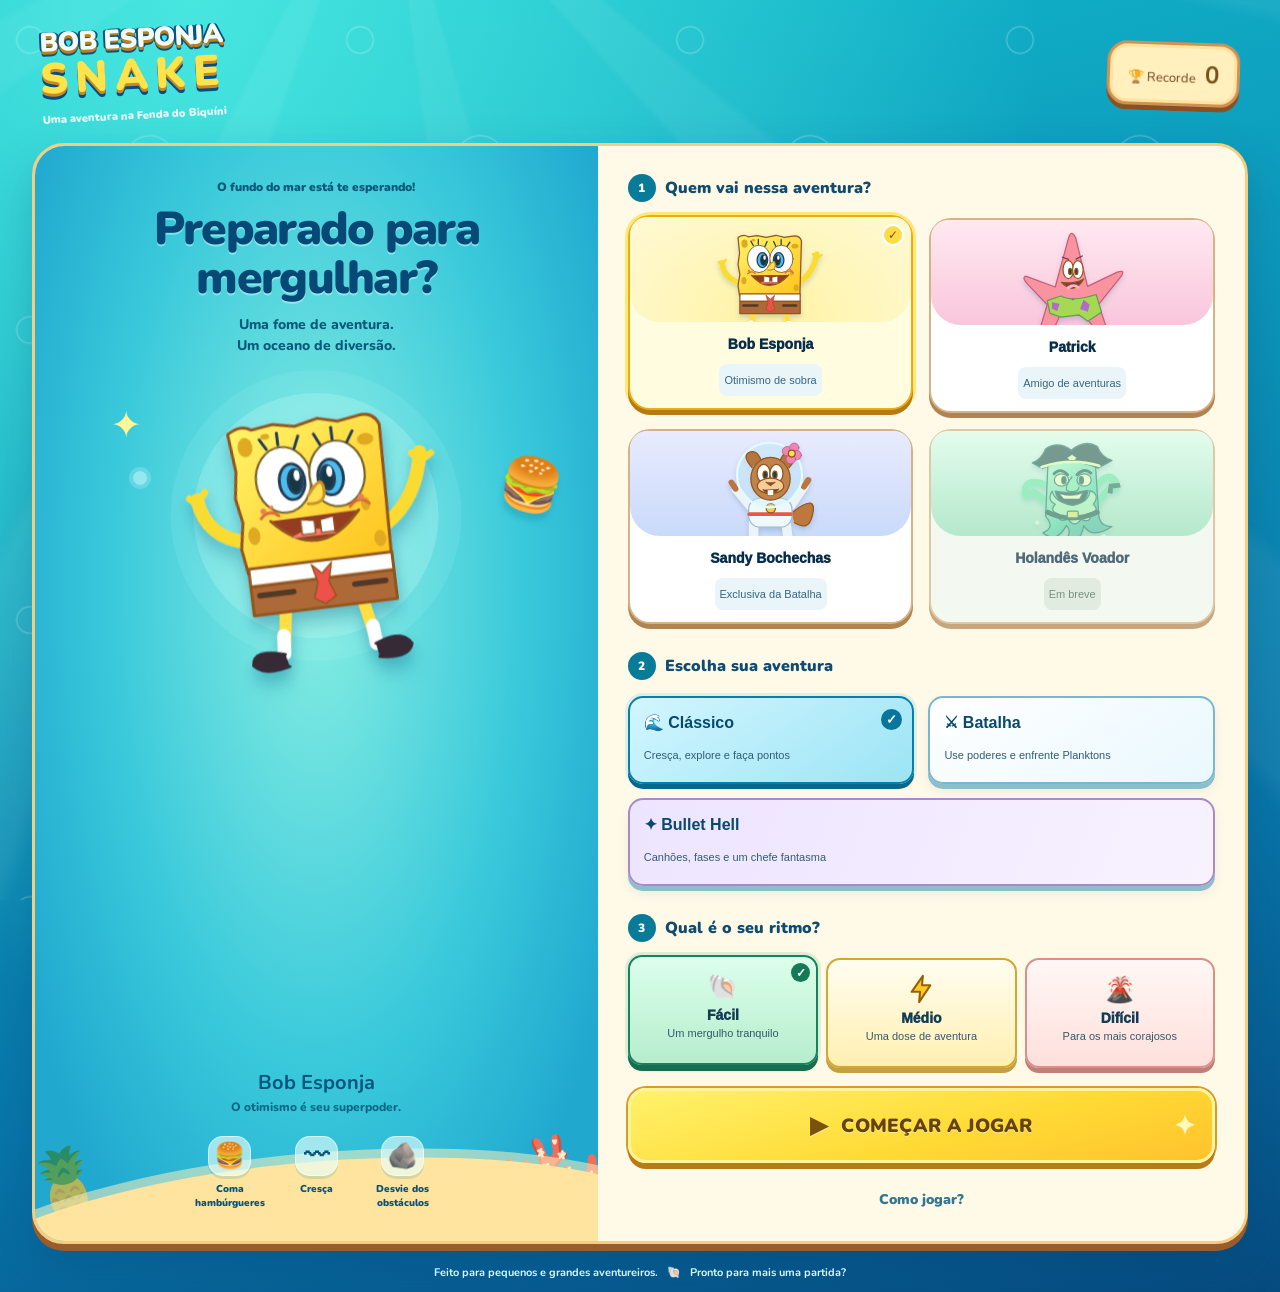
<file: index.html>
<!DOCTYPE html>
<html lang="pt-BR">
<head>
  <meta charset="UTF-8">
  <meta name="viewport" content="width=device-width, initial-scale=1.0, viewport-fit=cover">
  <title>Bob Esponja Snake</title>
  <link rel="stylesheet" href="style.css">
  <link rel="stylesheet" href="menu.css">
  <link rel="stylesheet" href="mobile.css">
  <link rel="stylesheet" href="ocean.css">
  <meta name="theme-color" content="#087b99">
</head>
<body>
  <main class="app">
    <header class="topbar">
      <div class="brand"><a href="./" aria-label="Bob Esponja Snake, início"><h1>BOB ESPONJA <span>SNAKE</span></h1></a><p>Uma aventura na Fenda do Biquíni</p></div>
      <div class="best"><span id="bestLabel">🏆 Recorde</span> <strong id="best">0</strong></div>
    </header>

    <section id="menu" class="panel menu-panel">
      <div class="intro">
        <div class="hero-copy"><p class="welcome">O fundo do mar está te esperando!</p><h2>Preparado para <br>mergulhar?</h2><p>Uma fome de aventura.<br>Um oceano de diversão.</p></div>
        <div class="character-stage"><span class="orbit orbit-one"></span><span class="orbit orbit-two"></span><img id="heroCharacter" src="assets/bob.svg" alt="Bob Esponja sorrindo de braços abertos"><span class="floating-burger" aria-hidden="true">🍔</span><span class="hero-spark" aria-hidden="true">✦</span><div class="hero-caption"><strong id="heroName">Bob Esponja</strong><span id="heroTagline">O otimismo é seu superpoder.</span></div></div>
        <div class="quick-rules" aria-label="Regras do jogo"><div><span>🍔</span>Coma hambúrgueres</div><div><span>〰</span>Cresça</div><div><span>🪨</span>Desvie dos obstáculos</div></div>
        <div class="seabed" aria-hidden="true"><span class="pineapple">🍍</span><span class="coral">🪸</span><span class="shell">🐚</span></div>
      </div>
      <div class="choices">
        <h3><span class="step">1</span> Quem vai nessa aventura?</h3>
        <div class="character-options">
          <button class="character selected" data-character="bob" aria-pressed="true">
            <span class="avatar bob"><img src="assets/bob.svg" alt=""></span><span class="selection-check" aria-hidden="true">✓</span><strong>Bob Esponja</strong><small>O otimista da Fenda</small>
          </button>
          <button class="character" data-character="patrick" aria-pressed="false">
            <span class="avatar patrick"><img src="assets/patrick.svg" alt=""></span><span class="selection-check" aria-hidden="true">✓</span><strong>Patrick</strong><small>O amigo estrela-do-mar</small>
          </button>
          <button class="character" data-character="sandy" aria-pressed="false"><span class="avatar sandy"><img src="assets/sandy.svg" alt=""></span><span class="selection-check" aria-hidden="true">✓</span><strong>Sandy Bochechas</strong><small>Karate</small></button>
          <button class="character dutch-card" data-character="dutch" aria-pressed="false" disabled><span class="avatar dutch"><img src="assets/dutch.svg" alt="Holandês Voador"></span><span class="selection-check" aria-hidden="true">✓</span><strong>Holandês Voador</strong><small>Em breve</small></button>
        </div>
        <h3><span class="step">2</span> Escolha sua aventura</h3>
        <div class="mode-options">
          <button class="mode-choice selected" data-mode="classic" aria-pressed="true"><strong>🌊 Clássico</strong><small>Cresça, explore e faça pontos</small></button>
          <button class="mode-choice" data-mode="battle" aria-pressed="false"><strong>⚔ Batalha</strong><small>Use poderes e enfrente Planktons</small></button>
          <button class="mode-choice" data-mode="bullet" aria-pressed="false"><strong>✦ Bullet Hell</strong><small>Canhões, fases e um chefe fantasma</small></button>
        </div>
        <p id="bulletModeDescription" class="bullet-description hidden">Colete hambúrgueres verdes para avançar e disparar nas quatro direções! Desvie dos canhões e derrote o Holandês na fase 11 para liberar o personagem e o modo infinito.</p>
        <h3><span class="step">3</span> Qual é o seu ritmo?</h3>
        <div class="difficulty-options">
          <button class="difficulty selected" data-difficulty="easy" aria-pressed="true"><span>🐚</span><div><strong>Fácil</strong><small>Um mergulho tranquilo</small></div><i>✓</i></button>
          <button id="tutorialDifficultyBtn" class="difficulty tutorial-entry hidden" type="button"><span>🎓</span><div><strong>Tutorial</strong><small>Aprenda com o Bob</small></div><i>✓</i></button>
          <button class="difficulty" data-difficulty="medium" aria-pressed="false"><span aria-hidden="true"><svg class="difficulty-icon" xmlns="http://www.w3.org/2000/svg" viewBox="0 0 32 32" focusable="false"><path d="m18 2-12 17h9l-1 11 12-18h-9Z" fill="#ffc928" stroke="#976000" stroke-width="2.2" stroke-linejoin="round"/></svg></span><div><strong>Médio</strong><small>Uma dose de aventura</small></div><i>✓</i></button>
          <button class="difficulty" data-difficulty="hard" aria-pressed="false"><span>🌋</span><div><strong>Difícil</strong><small>Para os mais corajosos</small></div><i>✓</i></button>
        </div>
        <fieldset class="control-settings">
          <legend>Como você quer se mover no celular?</legend>
          <div class="control-options" role="group" aria-label="Controle de movimento">
            <button type="button" data-control="swipe" aria-pressed="true">Arrastar</button>
            <button type="button" data-control="joystick" aria-pressed="false">Joystick</button>
            <button type="button" data-control="dpad" aria-pressed="false">D-Pad</button>
          </div>
          <p>Na Batalha, dê dois toques rápidos no mapa para usar o poder.</p>
          <p>Para reposicionar o joystick, escolha Joystick e use “Posicionar joystick” no menu de pausa.</p>
          <label><input id="showPowerButton" type="checkbox"> Mostrar também o botão de poder</label>
        </fieldset>
        <button id="startBtn" class="primary"><span class="play-icon">▶</span> COMEÇAR A JOGAR <span class="cta-bubbles" aria-hidden="true">✦</span></button>
        <button id="howBtn" class="text-button" aria-expanded="false" aria-controls="howText">Como jogar?</button>
        <button id="tutorialMenuBtn" class="text-button hidden" type="button" aria-expanded="false" aria-controls="tutorialPreview">Ver guia ilustrado da Batalha</button>
        <section id="tutorialPreview" class="how-text hidden" aria-label="Tutorial ilustrado da Batalha"><div id="tutorialCards"></div><button id="startTutorialBtn" class="primary" type="button">COMEÇAR TUTORIAL JOGÁVEL</button></section>
        <div id="howText" class="how-text hidden">
          <h3>🎮 Guia da Fenda do Biquíni</h3><p><strong>✦ Bullet Hell:</strong> alterne hambúrgueres verdes e vermelhos desde a fase 1. Apenas os verdes contam: são 5 por fase, da 1 à 10. Ao coletá-los, você dispara nas quatro direções. Cada 3 hambúrgueres concedem 3 segundos de imunidade. Escolha um upgrade nas fases 3, 6 e 9; depois da escolha, o jogo retoma o ritmo gradualmente por 4 segundos. Desvie das sombras de canhão! Na fase 11, vença tirando os 10 pontos de vida do Holandês Voador. Isso libera o personagem e permite escolher entre encerrar com vitória ou continuar no infinito, com velocidade e canhões aumentando com o tempo. No infinito, avance com 10 verdes por fase.</p><p><strong>Pontuação no Clássico:</strong> Fácil ×1, Médio ×2, Difícil ×3 (inclui bônus).</p><p><strong>Poderes na Batalha — C ou dois toques rápidos:</strong> Bob gira a espátula e cria um hambúrguer amarelo à frente (recarga 30s; libere a célula à frente antes de usar). Patrick começa com uma bomba pronta, imune a todas as bombas (colisões e explosões), cuja explosão atinge toda a arena. Uma estrela gira ao criar a bomba. Para recarregar, derrote 1 Plankton por outros ataques; abates da bomba especial não contam. Sandy, exclusiva da Batalha, arma um karate que espera o próximo contato: causa 2 de dano, paralisa por 3s e dá 3s de imunidade a tudo. Sandy começa com 2 usos; depois de gastar os dois, cada 2 abates recuperam 1 uso, até o limite de 3. Uma luva gira ao redor dela enquanto o golpe está armado. Durante os 3s de imunidade, Sandy fica transparente. Na primeira Batalha, um treino jogável com Bob ensina as mecânicas, desacelerando até pausar a cada situação. Repita pelo botão Tutorial modo batalha.</p><p><strong>⚔ Batalha:</strong> começa com um Plankton verde; os próximos duelos trazem inimigos laranja e vermelho, mais agressivos. Depois, cada grupo enfrenta três níveis de agressividade antes de aumentar: 2, 3, 4… até 10 Planktons vermelhos simultâneos. Cada hambúrguer vermelho acerta o inimigo mais próximo e paralisa por 3 segundos. A cada 10 hambúrgueres, solte um sopro congelante em cone que alcança o último Plankton naquela direção: 2 de dano no primeiro inimigo e 1 nos demais, congelados por 3 segundos. A cobra volta ao tamanho inicial. Derrotar um Plankton vermelho de agressividade máxima faz aparecer um hambúrguer amarelo de imunidade e turbo por 6 segundos. As barras de vida ficam sobre cada inimigo. Bombas explodem quando um Plankton pisa nelas: causam 1 de dano aos inimigos num raio de 15 células. Você é imune à explosão, mas Patrick também é imune à colisão de todas as bombas. Para os outros personagens, pisar na bomba conta como colisão com obstáculo (os poderes de atravessar obstáculos e imunidade protegem). Derrote todos para passar de onda. Vida por onda: nas ondas 1–2, todos têm 3; nas ondas 3–5, verdes têm 4 e os demais 3; da onda 6 em diante, verdes têm 5, laranjas 4 e vermelhos 3. Na Batalha, a velocidade base é constante; apenas o hambúrguer amarelo dá turbo temporário. Seu recorde na Batalha conta Planktons derrotados e fica salvo neste navegador. A dificuldade controla a velocidade e a densidade dos obstáculos.</p>
          <p>No computador, use as setas ou WASD. No celular, arraste o dedo sobre o tabuleiro para mudar de direção sem levantá-lo, ou escolha Joystick ou D-Pad no menu. Na Batalha, dois toques rápidos no mapa ativam o poder; o botão de poder é opcional. Cada hambúrguer dá <strong>+10 pontos</strong> e faz a cobra crescer. As bordas são portais: saia por um lado e reapareça no oposto, inclusive em cima e embaixo!</p>
          <ul class="burger-guide">
            <li><span style="--burger:#f5a62a">🍔</span><div><strong>Laranja · Clássico</strong><br>Alimenta e aumenta sua pontuação.</div></li>
            <li><span style="--burger:#bc8cff">G</span><div><strong>Roxo · Fantasma</strong><br>Atravesse o próprio corpo por 8 segundos.</div></li>
            <li><span style="--burger:#38bdf8">O</span><div><strong>Azul · Passagem livre</strong><br>Atravesse pedras e casas por 8 segundos.</div></li>
            <li><span style="--burger:#ffe45c">⚡</span><div><strong>Amarelo · Super</strong><br>Imunidade ao corpo, obstáculos e Plankton, com supervelocidade por 6 segundos.</div></li>
            <li><span style="--burger:#ff77c8">M</span><div><strong>Rosa · Ímã</strong><br>Por 10 segundos, puxa os hambúrgueres até você, atravessando obstáculos.</div></li>
            <li><span style="--burger:#ff334e">ϟ</span><div><strong>Vermelho · Hambúrguer de Siri</strong><br>Durante a perseguição, cada vermelho dispara um raio automático no Plankton. A sequência é sempre: normal → vermelho → normal → vermelho → normal → vermelho.</div></li>
          </ul>
          <p><strong>👁 Plankton malvado no Clássico:</strong> aparece a cada 200 pontos e persegue você, atravessando obstáculos. Alterne hambúrgueres normais com <strong>3 hambúrgueres de Siri vermelhos</strong> para derrotá-lo. Cada raio paralisa o inimigo por <strong>3 segundos</strong>; a vitória dá <strong>+50 pontos</strong>. Enquanto ele estiver paralisado, encostar nele é seguro.</p>
          <p>Os poderes podem ser combinados: cada efeito ativo aparece em uma indicação compacta dentro do mapa, com nome, tempo restante e barra de duração. Ela fica fixa no canto superior esquerdo, sem mover ou redimensionar o tabuleiro. Até 3 poderes podem ficar ativos ao mesmo tempo; nesse limite, só aparecem hambúrgueres normais até um efeito acabar (a sequência de vermelhos do Plankton continua). O personagem fica translúcido ao atravessar obstáculos (azul) e ganha um brilho roxo para atravessar o corpo. Hambúrgueres especiais são mais raros no Médio (22%) e no Difícil (10%), contra 60% no Fácil. Plankton persegue mais rápido no Médio e ainda mais no Difícil. Ao terminarem, as colisões voltam ao normal. A pausa congela poderes e inimigos. Na tela de pausa, Silenciar música controla a trilha; Silenciar sons controla os efeitos de coleta, laser e morte; Silenciar tudo corta ambos e Restaurar áudio recupera suas preferências individuais. As preferências ficam salvas. Os efeitos são sintetizados pelo jogo, sem gravações de terceiros. Em tela cheia, a pausa fica no canto superior direito. A cada 30 pontos os obstáculos mudam de lugar e de cor; a cada 100, o cenário muda. No Clássico, a velocidade aumenta um pouco; na Batalha, a velocidade base permanece constante.</p>
          <p><strong>Casas também são obstáculos:</strong> abacaxi do Bob, moai do Lula Molusco e pedra do Patrick. Sem o poder adequado, evite casas, pedras, seu corpo e o Plankton ativo.</p>
          <p><strong>Tela cheia no celular:</strong> a partida começa imediatamente; use o botão no topo para entrar ou sair da tela cheia. mantenha a orientação que preferir. No celular, o movimento é mais lento em todas as dificuldades, mantendo a progressão por fase no Clássico. A grade se adapta ao espaço da tela, inclusive ao girar o aparelho, com células maiores e proporções próximas de quadrados; em tela cheia, o mapa ocupa toda a tela, e os controles ficam sobre ele; no PC, mantém 30 × 21. Ao girar o aparelho, a grade é reorganizada preservando pontuação e progresso; se faltar espaço para todo o corpo, a cauda é reduzida para manter a cobra segura. A quantidade de células acompanha a proporção da tela. A faixa acima do mapa explica o hambúrguer disponível, sem cobrir o jogo. A vida do Plankton aparece em uma barra sem números e os raios vermelhos saem dos olhos do personagem. No celular, o controle inicial é arrastar o dedo no próprio tabuleiro, fazendo curvas sem levantar o dedo. Você pode escolher Joystick ou D-Pad no menu. Na Batalha, dois toques rápidos no mapa ativam o poder, e o botão de poder pode ser exibido nas opções. Na primeira partida, uma animação demonstra o gesto e o jogo desacelera enquanto você pratica, sem interromper a fase.</p>
        </div>
      </div>
    </section>

    <section id="game" class="panel game-panel hidden">
      <div class="game-head">
        <div class="character-plaque"><img id="playingAvatar" src="assets/bob.svg" alt=""><p class="eyebrow">PERSONAGEM</p><strong id="playingAs">Bob Esponja</strong></div>
        <div class="stat"><small>PONTUAÇÃO</small><strong id="score">0</strong></div>
        <div class="stat"><small>DIFICULDADE</small><strong id="level">Fácil</strong></div>
        <div class="game-actions"><button id="headerMenuBtn" class="menu-return" type="button">Voltar ao menu</button><button id="restartBtn" class="small-button" aria-label="Recomeçar partida imediatamente" title="Recomeçar">↻</button><button id="topPauseBtn" class="small-button" aria-label="Pausar jogo">Ⅱ</button></div>
      </div>
      <div class="status-bar">
        <span id="foodHint" class="food-hint" role="status"></span>
        <span class="boss-panel"><span id="bossStatus" role="status"></span><span id="bulletProgressHud" hidden><progress id="bulletPhaseProgress" max="5" value="0" aria-label="Hambúrgueres coletados na fase"></progress><progress id="bulletShieldProgress" max="3" value="0" aria-label="Carga do escudo"></progress></span><progress id="bossHealth" max="3" value="3" aria-label="Vida do Plankton" hidden></progress></span>
      </div>
      <div class="board-wrap">
        <span id="powerStatus" class="power-hud" data-corner="top-left" role="status" hidden></span>
        <span id="trainingObjective" class="training-objective" hidden></span>
        <span id="abilityKeyHint" class="ability-key-hint" hidden>pressione C</span>
        <canvas id="board" width="600" height="420" aria-label="Tabuleiro do jogo Snake"></canvas>
        <div id="overlay" class="overlay hidden"><div class="overlay-card"><div id="overlayIcon" class="overlay-icon">⏸️</div><h2 id="overlayTitle">Jogo pausado</h2><div class="pause-start-actions"><button id="pauseFullscreenBtn" class="secondary" type="button">⛶ Tela cheia</button><button id="overlayRestartBtn" class="secondary">Recomeçar agora</button></div><div id="overlayText">Respire fundo, mergulhador!</div><div class="audio-controls" role="group" aria-label="Controles de áudio"><button id="muteMusicBtn" class="audio-toggle" type="button" aria-pressed="false">🔇 Silenciar música</button><button id="muteEffectsBtn" class="audio-toggle" type="button" aria-pressed="false">🔇 Silenciar sons</button><button id="muteAllBtn" class="audio-toggle" type="button" aria-pressed="false">🔇 Silenciar tudo</button></div><button id="pauseBtn" class="secondary" aria-label="Retomar jogo">CONTINUAR</button><button id="resumeBtn" class="primary">CONTINUAR</button><button id="menuBtn" class="text-button">Voltar ao menu</button></div></div>
      </div>
      <div class="game-footer"><span>🍔 Hambúrguer = +10 pontos</span><span>Bordas livres ↔ ↕ · Esc = pausar</span></div>
      <button id="abilityBtn" class="secondary" type="button" hidden>Power · Pronto</button>
      <div class="touch-controls" aria-label="Controles direcionais">
        <button data-dir="up" aria-label="Cima">▲</button>
        <div><button data-dir="left" aria-label="Esquerda">◀︎</button><button data-dir="down" aria-label="Baixo">▼</button><button data-dir="right" aria-label="Direita">▶︎</button></div>
      </div>
    </section>
    <footer>Feito para pequenos e grandes aventureiros. <span>🐚</span> Pronto para mais uma partida?</footer>
  </main>
  <script src="script.js"></script>
  <script src="bullet.js"></script>
  <script src="mobile.js"></script>
  <script src="tutorial.js"></script>
  <script src="menu.js"></script>
</body>
</html>
</file>
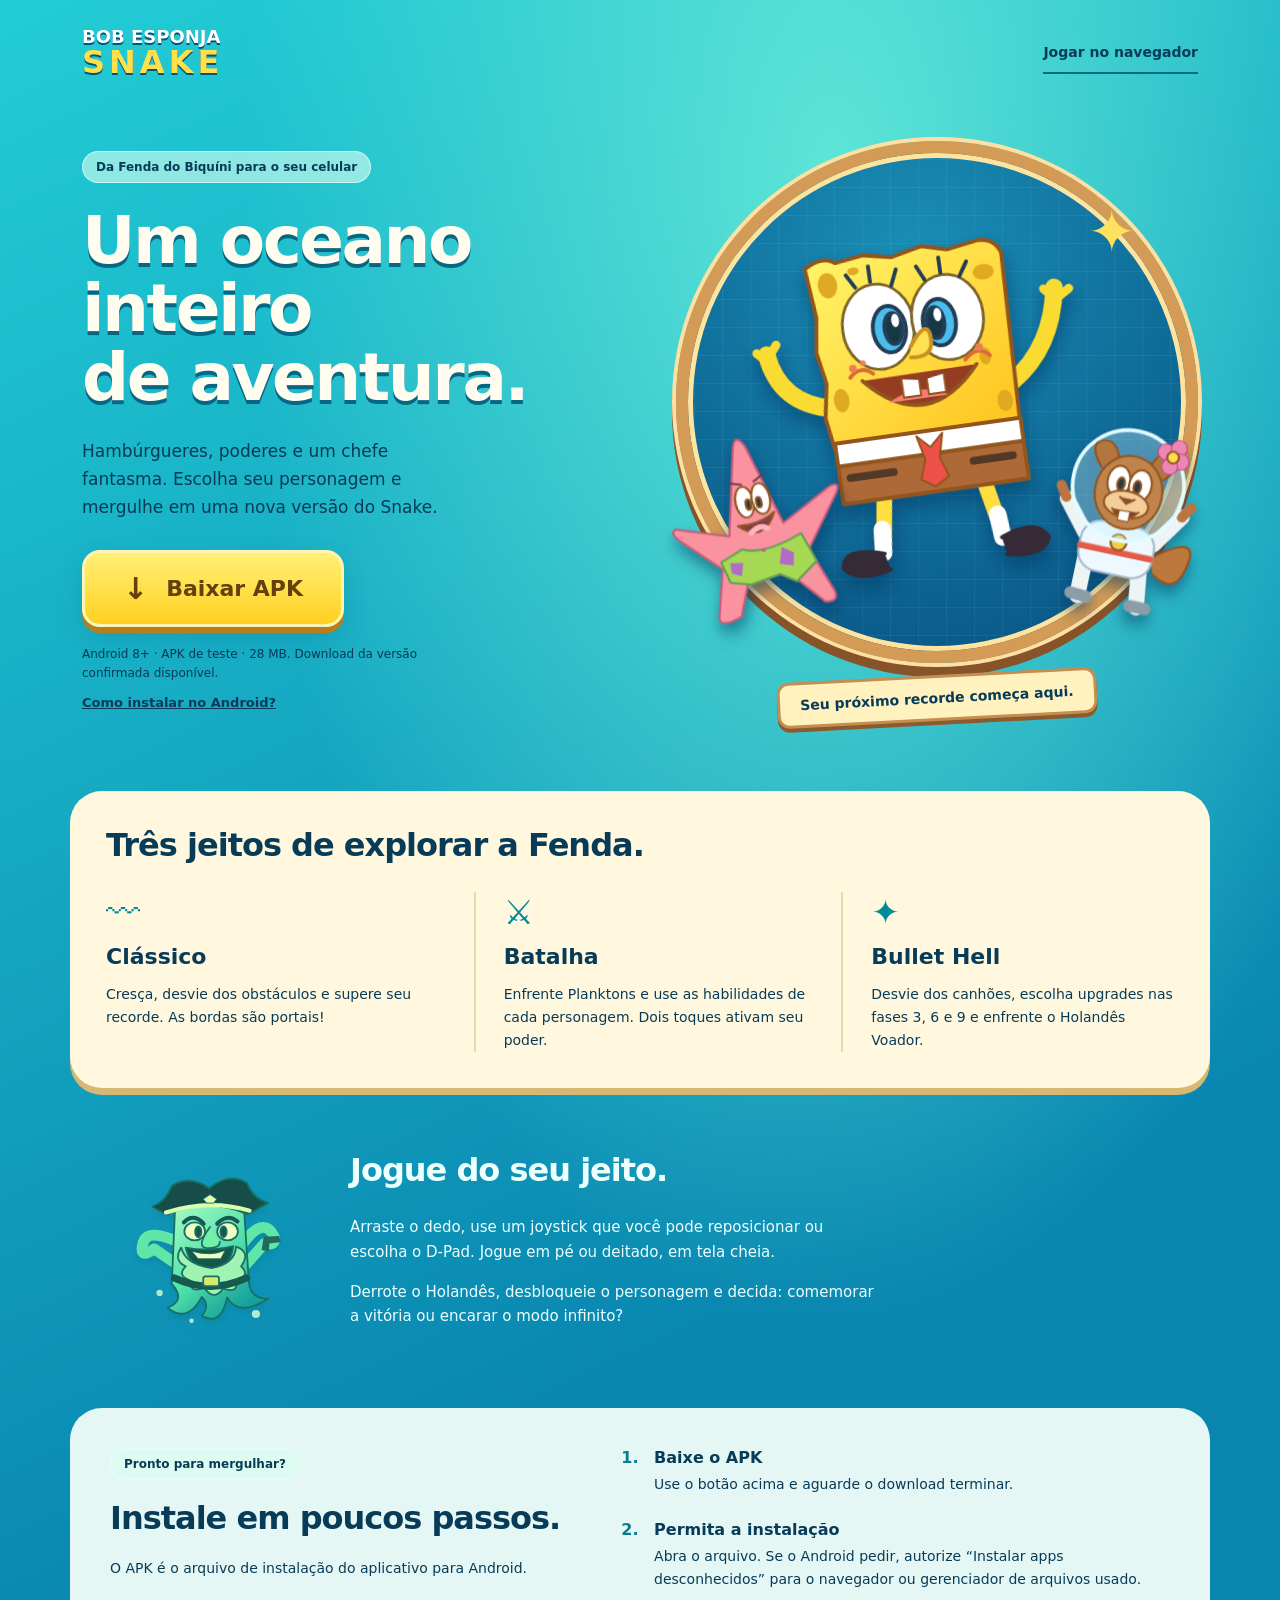
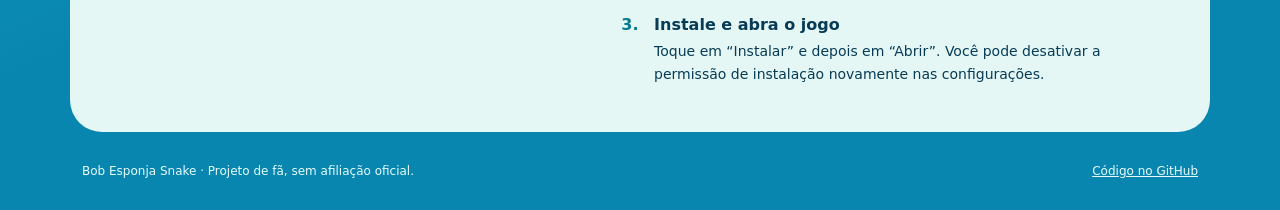
<file: docs/index.html>
<!doctype html>
<html lang="pt-BR">
<head>
<meta charset="utf-8"><meta name="viewport" content="width=device-width,initial-scale=1"><meta name="theme-color" content="#087b99">
<meta name="description" content="Bob Esponja Snake: uma aventura na Fenda do Biquíni. Conheça os modos Clássico, Batalha e Bullet Hell e baixe a versão Android.">
<title>Bob Esponja Snake — Uma aventura no seu Android</title>
<link rel="stylesheet" href="download.css"><script src="download.js" defer></script>
</head>
<body>
<header><a class="wordmark" href="#inicio">BOB ESPONJA <b>SNAKE</b></a><a class="web-link" href="https://snakesponja.netlify.app">Jogar no navegador</a></header>
<main id="inicio">
<section class="hero">
<div class="hero-copy"><span class="pill">Da Fenda do Biquíni para o seu celular</span><h1>Um oceano inteiro<br>de aventura.</h1><p>Hambúrgueres, poderes e um chefe fantasma. Escolha seu personagem e mergulhe em uma nova versão do Snake.</p>
<a id="download" class="download" href="https://github.com/5an1ty/joguin-bob-esponja/releases/download/android-6/bob-esponja-snake.apk" aria-describedby="downloadStatus"><span aria-hidden="true">↓</span> Baixar APK</a>
<p id="downloadStatus" class="download-status" role="status">Android 8+ · APK de teste · 28 MB</p><a class="installation-link" href="#instalar">Como instalar no Android?</a></div>
<div class="scene" aria-label="Bob Esponja, Patrick e Sandy em uma aventura submarina"><div class="porthole"><div class="sea-grid"></div><img class="bob" src="assets/bob.svg" alt="Bob Esponja"><img class="patrick" src="assets/patrick.svg" alt="Patrick"><img class="sandy" src="assets/sandy.svg" alt="Sandy"><span class="sea-star" aria-hidden="true">✦</span></div><span class="scene-caption">Seu próximo recorde começa aqui.</span></div>
</section>
<section class="adventures" aria-labelledby="modes-title"><h2 id="modes-title">Três jeitos de explorar a Fenda.</h2><div class="mode-grid">
<article><span class="mode-symbol" aria-hidden="true">〰</span><h3>Clássico</h3><p>Cresça, desvie dos obstáculos e supere seu recorde. As bordas são portais!</p></article>
<article><span class="mode-symbol" aria-hidden="true">⚔</span><h3>Batalha</h3><p>Enfrente Planktons e use as habilidades de cada personagem. Dois toques ativam seu poder.</p></article>
<article><span class="mode-symbol" aria-hidden="true">✦</span><h3>Bullet Hell</h3><p>Desvie dos canhões, escolha upgrades nas fases 3, 6 e 9 e enfrente o Holandês Voador.</p></article></div></section>
<section class="controls"><img src="assets/dutch.svg" alt="Holandês Voador" loading="lazy"><div><h2>Jogue do seu jeito.</h2><p>Arraste o dedo, use um joystick que você pode reposicionar ou escolha o D-Pad. Jogue em pé ou deitado, em tela cheia.</p><p>Derrote o Holandês, desbloqueie o personagem e decida: comemorar a vitória ou encarar o modo infinito?</p></div></section>
<section id="instalar" class="install"><div><span class="pill">Pronto para mergulhar?</span><h2>Instale em poucos passos.</h2><p>O APK é o arquivo de instalação do aplicativo para Android.</p></div><ol><li><strong>Baixe o APK</strong><p>Use o botão acima e aguarde o download terminar.</p></li><li><strong>Permita a instalação</strong><p>Abra o arquivo. Se o Android pedir, autorize “Instalar apps desconhecidos” para o navegador ou gerenciador de arquivos usado.</p></li><li><strong>Instale e abra o jogo</strong><p>Toque em “Instalar” e depois em “Abrir”. Você pode desativar a permissão de instalação novamente nas configurações.</p></li></ol></section>
</main><footer><span>Bob Esponja Snake · Projeto de fã, sem afiliação oficial.</span><a href="https://github.com/5an1ty/joguin-bob-esponja">Código no GitHub</a></footer>
</body></html>
</file>
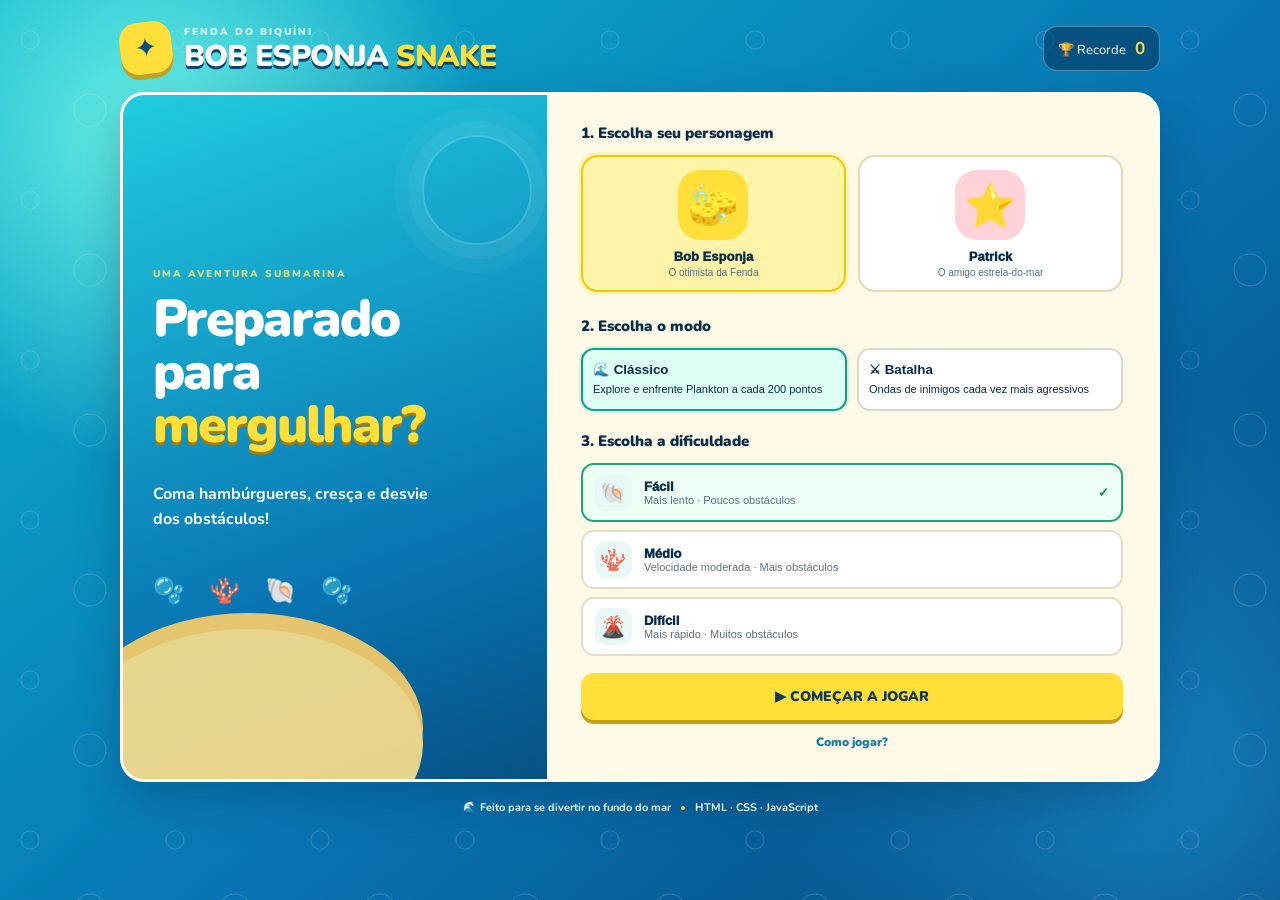
<file: megabrain/index.html>
<!DOCTYPE html>
<html lang="pt-BR">
<head>
  <meta charset="UTF-8">
  <meta name="viewport" content="width=device-width, initial-scale=1.0">
  <title>Bob Esponja Snake</title>
  <link rel="stylesheet" href="style.css">
</head>
<body>
  <main class="app">
    <header class="topbar">
      <div class="brand"><span class="bubble">✦</span><div><p class="eyebrow">FENDA DO BIQUÍNI</p><h1>BOB ESPONJA <span>SNAKE</span></h1></div></div>
      <div class="best"><span id="bestLabel">🏆 Recorde</span> <strong id="best">0</strong></div>
    </header>

    <section id="menu" class="panel menu-panel">
      <div class="intro">
        <div class="sun-rays"></div>
        <p class="eyebrow">UMA AVENTURA SUBMARINA</p>
        <h2>Preparado para<br><span>mergulhar?</span></h2>
        <p>Coma hambúrgueres, cresça e desvie dos obstáculos!</p>
        <div class="sea-icons" aria-hidden="true">🫧　🪸　🐚　🫧</div>
      </div>
      <div class="choices">
        <h3>1. Escolha seu personagem</h3>
        <div class="character-options">
          <button class="character selected" data-character="bob" aria-pressed="true">
            <span class="avatar bob">🧽</span><strong>Bob Esponja</strong><small>O otimista da Fenda</small>
          </button>
          <button class="character" data-character="patrick" aria-pressed="false">
            <span class="avatar patrick">⭐</span><strong>Patrick</strong><small>O amigo estrela-do-mar</small>
          </button>
          <button class="character" data-character="sandy" aria-pressed="false" hidden><span class="avatar">🐿️</span><strong>Sandy Bochechas</strong><small>Karate</small></button>
        </div>
        <h3>2. Escolha o modo</h3>
        <div class="mode-options">
          <button class="mode-choice selected" data-mode="classic" aria-pressed="true"><strong>🌊 Clássico</strong><small>Explore e enfrente Plankton a cada 200 pontos</small></button>
          <button class="mode-choice" data-mode="battle" aria-pressed="false"><strong>⚔ Batalha</strong><small>Ondas de inimigos cada vez mais agressivos</small></button>
        </div>
        <h3>3. Escolha a dificuldade</h3>
        <div class="difficulty-options">
          <button class="difficulty selected" data-difficulty="easy" aria-pressed="true"><span>🐚</span><div><strong>Fácil</strong><small>Mais lento · Poucos obstáculos</small></div><i>✓</i></button>
          <button id="tutorialDifficultyBtn" class="difficulty tutorial-entry hidden" type="button"><span>🎓</span><div><strong>Tutorial modo batalha</strong><small>Treino guiado com Bob · sem perder vidas</small></div><i>✓</i></button>
          <button class="difficulty" data-difficulty="medium" aria-pressed="false"><span>🪸</span><div><strong>Médio</strong><small>Velocidade moderada · Mais obstáculos</small></div><i>✓</i></button>
          <button class="difficulty" data-difficulty="hard" aria-pressed="false"><span>🌋</span><div><strong>Difícil</strong><small>Mais rápido · Muitos obstáculos</small></div><i>✓</i></button>
        </div>
        <button id="startBtn" class="primary">▶ COMEÇAR A JOGAR</button>
        <button id="howBtn" class="text-button" aria-expanded="false" aria-controls="howText">Como jogar?</button>
        <button id="tutorialMenuBtn" class="text-button hidden" type="button" aria-expanded="false" aria-controls="tutorialPreview">Tutorial modo batalha</button>
        <section id="tutorialPreview" class="how-text hidden" aria-label="Tutorial ilustrado da Batalha"><div id="tutorialCards"></div><button id="startTutorialBtn" class="primary" type="button">COMEÇAR TUTORIAL JOGÁVEL</button></section>
        <div id="howText" class="how-text hidden">
          <h3>🎮 Guia da Fenda do Biquíni</h3><p><strong>Pontuação no Clássico:</strong> Fácil ×1, Médio ×2, Difícil ×3 (inclui bônus).</p><p><strong>Poderes na Batalha — C ou Power:</strong> Bob gira a espátula e cria um hambúrguer amarelo à frente (recarga 30s; libere a célula à frente antes de usar). Patrick começa com uma bomba pronta, imune a todas as bombas (colisões e explosões), cuja explosão atinge toda a arena. Uma estrela gira ao criar a bomba. Para recarregar, derrote 1 Plankton por outros ataques; abates da bomba especial não contam. Sandy, exclusiva da Batalha, arma um karate que espera o próximo contato: causa 2 de dano, paralisa por 3s e dá 3s de imunidade a tudo. Sandy começa com 2 usos; depois de gastar os dois, cada 2 abates recuperam 1 uso, até o limite de 3. Uma luva gira ao redor dela enquanto o golpe está armado. Durante os 3s de imunidade, Sandy fica transparente. Na primeira Batalha, um treino jogável com Bob ensina as mecânicas, desacelerando até pausar a cada situação. Repita pelo botão Tutorial modo batalha.</p><p><strong>⚔ Batalha:</strong> começa com um Plankton verde; os próximos duelos trazem inimigos laranja e vermelho, mais agressivos. Depois, cada grupo enfrenta três níveis de agressividade antes de aumentar: 2, 3, 4… até 10 Planktons vermelhos simultâneos. Cada hambúrguer vermelho acerta o inimigo mais próximo e paralisa por 3 segundos. A cada 10 hambúrgueres, solte um sopro congelante em cone que alcança o último Plankton naquela direção: 2 de dano no primeiro inimigo e 1 nos demais, congelados por 3 segundos. A cobra volta ao tamanho inicial. Derrotar um Plankton vermelho de agressividade máxima faz aparecer um hambúrguer amarelo de imunidade e turbo por 6 segundos. As barras de vida ficam sobre cada inimigo. Bombas explodem quando um Plankton pisa nelas: causam 1 de dano aos inimigos num raio de 15 células. Você é imune à explosão, mas Patrick também é imune à colisão de todas as bombas. Para os outros personagens, pisar na bomba conta como colisão com obstáculo (os poderes de atravessar obstáculos e imunidade protegem). Derrote todos para passar de onda. Vida por onda: nas ondas 1–2, todos têm 3; nas ondas 3–5, verdes têm 4 e os demais 3; da onda 6 em diante, verdes têm 5, laranjas 4 e vermelhos 3. Na Batalha, a velocidade base é constante; apenas o hambúrguer amarelo dá turbo temporário. Seu recorde na Batalha conta Planktons derrotados e fica salvo neste navegador. A dificuldade controla a velocidade e a densidade dos obstáculos.</p>
          <p>Use as setas, WASD, gestos ou o direcional. Cada hambúrguer dá <strong>+10 pontos</strong> e faz a cobra crescer. As bordas são portais: saia por um lado e reapareça no oposto, inclusive em cima e embaixo!</p>
          <ul class="burger-guide">
            <li><span style="--burger:#f5a62a">🍔</span><div><strong>Laranja · Clássico</strong><br>Alimenta e aumenta sua pontuação.</div></li>
            <li><span style="--burger:#bc8cff">G</span><div><strong>Roxo · Fantasma</strong><br>Atravesse o próprio corpo por 8 segundos.</div></li>
            <li><span style="--burger:#38bdf8">O</span><div><strong>Azul · Passagem livre</strong><br>Atravesse pedras e casas por 8 segundos.</div></li>
            <li><span style="--burger:#ffe45c">⚡</span><div><strong>Amarelo · Super</strong><br>Imunidade ao corpo, obstáculos e Plankton, com supervelocidade por 6 segundos.</div></li>
            <li><span style="--burger:#ff77c8">M</span><div><strong>Rosa · Ímã</strong><br>Por 10 segundos, puxa os hambúrgueres até você, atravessando obstáculos.</div></li>
            <li><span style="--burger:#ff334e">ϟ</span><div><strong>Vermelho · Hambúrguer de Siri</strong><br>Durante a perseguição, cada vermelho dispara um raio automático no Plankton. A sequência é sempre: normal → vermelho → normal → vermelho → normal → vermelho.</div></li>
          </ul>
          <p><strong>👁 Plankton malvado no Clássico:</strong> aparece a cada 200 pontos e persegue você, atravessando obstáculos. Alterne hambúrgueres normais com <strong>3 hambúrgueres de Siri vermelhos</strong> para derrotá-lo. Cada raio paralisa o inimigo por <strong>3 segundos</strong>; a vitória dá <strong>+50 pontos</strong>. Enquanto ele estiver paralisado, encostar nele é seguro.</p>
          <p>Os poderes podem ser combinados: cada efeito ativo aparece em uma indicação compacta dentro do mapa, com nome, tempo restante e barra de duração. Ela fica fixa no canto superior esquerdo, sem mover ou redimensionar o tabuleiro. Até 3 poderes podem ficar ativos ao mesmo tempo; nesse limite, só aparecem hambúrgueres normais até um efeito acabar (a sequência de vermelhos do Plankton continua). O personagem fica translúcido ao atravessar obstáculos (azul) e ganha um brilho roxo para atravessar o corpo. Hambúrgueres especiais são mais raros no Médio (22%) e no Difícil (10%), contra 60% no Fácil. Plankton persegue mais rápido no Médio e ainda mais no Difícil. Ao terminarem, as colisões voltam ao normal. A pausa congela poderes e inimigos. Na tela de pausa, Silenciar música controla a trilha; Silenciar sons controla os efeitos de coleta, laser e morte; Silenciar tudo corta ambos e Restaurar áudio recupera suas preferências individuais. As preferências ficam salvas. Os efeitos são sintetizados pelo jogo, sem gravações de terceiros. Em tela cheia, a pausa fica no canto superior direito. A cada 30 pontos os obstáculos mudam de lugar e de cor; a cada 100, o cenário muda. No Clássico, a velocidade aumenta um pouco; na Batalha, a velocidade base permanece constante.</p>
          <p><strong>Casas também são obstáculos:</strong> abacaxi do Bob, moai do Lula Molusco e pedra do Patrick. Sem o poder adequado, evite casas, pedras, seu corpo e o Plankton ativo.</p>
          <p><strong>Tela cheia no celular:</strong> toda partida começa pausada; escolha Tela cheia ou Continuar no menu de pausa. mantenha a orientação que preferir. No celular, o movimento é mais lento em todas as dificuldades, mantendo a progressão por fase no Clássico. O mapa usa 18 × 18 células maiores e ocupa a área disponível acima dos controles; no PC, mantém 30 × 21. A grade não muda durante uma partida ao girar o aparelho. O mapa mantém sua proporção, sem esticar a imagem. A faixa acima do mapa explica o hambúrguer disponível, sem cobrir o jogo. A vida do Plankton aparece em uma barra sem números e os raios vermelhos saem dos olhos do personagem. O modo portátil vertical traz um direcional maior, centralizado abaixo do mapa: mantenha o dedo encostado e deslize entre as setas para mudar de direção, sem precisar apertá-las novamente.</p>
        </div>
      </div>
    </section>

    <section id="game" class="panel game-panel hidden">
      <div class="game-head">
        <div><p class="eyebrow">PERSONAGEM</p><strong id="playingAs">Bob Esponja</strong></div>
        <div class="stat"><small>PONTUAÇÃO</small><strong id="score">0</strong></div>
        <div class="stat"><small>DIFICULDADE</small><strong id="level">Fácil</strong></div>
        <div class="game-actions"><button id="headerMenuBtn" class="menu-return" type="button">Voltar ao menu</button><button id="pauseBtn" class="small-button" aria-label="Pausar jogo">II</button></div>
      </div>
      <div class="status-bar">
        <span id="foodHint" class="food-hint" role="status"></span>
        <span class="boss-panel"><span id="bossStatus" role="status"></span><progress id="bossHealth" max="3" value="3" aria-label="Vida do Plankton" hidden></progress></span>
      </div>
      <div class="board-wrap">
        <span id="powerStatus" class="power-hud" data-corner="top-left" role="status" hidden></span>
        <span id="trainingObjective" class="training-objective" hidden></span>
        <span id="abilityKeyHint" class="ability-key-hint" hidden>pressione C</span>
        <canvas id="board" width="600" height="420" aria-label="Tabuleiro do jogo Snake"></canvas>
        <div id="overlay" class="overlay hidden"><div class="overlay-card"><div id="overlayIcon" class="overlay-icon">⏸️</div><h2 id="overlayTitle">Jogo pausado</h2><div class="pause-start-actions"><button id="pauseFullscreenBtn" class="secondary" type="button">⛶ Tela cheia</button><button id="resumeBtn" class="primary">CONTINUAR</button></div><div id="overlayText">Respire fundo, mergulhador!</div><div class="audio-controls" role="group" aria-label="Controles de áudio"><button id="muteMusicBtn" class="audio-toggle" type="button" aria-pressed="false">🔇 Silenciar música</button><button id="muteEffectsBtn" class="audio-toggle" type="button" aria-pressed="false">🔇 Silenciar sons</button><button id="muteAllBtn" class="audio-toggle" type="button" aria-pressed="false">🔇 Silenciar tudo</button></div><button id="restartBtn" class="secondary">RECOMEÇAR</button><button id="menuBtn" class="text-button">Voltar ao menu</button></div></div>
      </div>
      <div class="game-footer"><span>🍔 Hambúrguer = +10 pontos</span><span>Bordas livres ↔ ↕ · Esc = pausar</span></div>
      <button id="abilityBtn" class="secondary" type="button" hidden>Power · Pronto</button>
      <div class="touch-controls" aria-label="Controles direcionais">
        <button data-dir="up" aria-label="Cima">▲</button>
        <div><button data-dir="left" aria-label="Esquerda">◀︎</button><button data-dir="down" aria-label="Baixo">▼</button><button data-dir="right" aria-label="Direita">▶︎</button></div>
      </div>
    </section>
    <footer>🌊 Feito para se divertir no fundo do mar <span>•</span> HTML · CSS · JavaScript</footer>
  </main>
  <script src="script.js"></script>
  <script src="tutorial.js"></script>
</body>
</html>
</file>
<file: style.css>
@import url('https://fonts.googleapis.com/css2?family=Nunito:wght@400;600;700;800;900&display=swap');
:root{--navy:#063b68;--blue:#087cae;--aqua:#45d9e9;--yellow:#ffdf38;--cream:#fff7d8;--ink:#082d4b;--coral:#ff7f92}
*{box-sizing:border-box}
body{margin:0;min-height:100vh;font-family:'Nunito',system-ui,sans-serif;color:var(--ink);background:radial-gradient(circle at 12% 15%,#69f0e4 0,transparent 24%),radial-gradient(circle at 90% 85%,#147dbb 0,transparent 28%),linear-gradient(140deg,#0cb6d0,#0874b3 55%,#064578);padding:22px;overflow-x:hidden}
body:before{content:"";position:fixed;inset:0;pointer-events:none;opacity:.17;background-image:radial-gradient(circle at 30px 40px,transparent 8px,#fff 9px,transparent 10px),radial-gradient(circle at 90px 110px,transparent 15px,#fff 16px,transparent 17px);background-size:145px 160px}
.app{max-width:1040px;margin:auto;position:relative;z-index:1}
.topbar{display:flex;align-items:center;justify-content:space-between;margin:0 0 18px;color:white;gap:12px}
.brand{display:flex;align-items:center;gap:12px}.bubble{display:grid;place-items:center;width:52px;height:52px;border-radius:18px;background:var(--yellow);color:#075080;font-size:27px;box-shadow:0 5px 0 #b9a32a;transform:rotate(-7deg)}
.eyebrow{font-size:10px;font-weight:900;letter-spacing:2px;margin:0 0 3px;opacity:.8}.brand h1{font-size:clamp(19px,4vw,30px);line-height:1;margin:0;font-weight:1000;letter-spacing:-1px;text-shadow:0 3px 0 #06466f}.brand h1 span{color:var(--yellow)}
.best{background:#063e68a8;border:1px solid #ffffff50;padding:10px 14px;border-radius:14px;font-size:13px;white-space:nowrap}.best strong{color:var(--yellow);margin-left:6px;font-size:17px}
.panel{border:3px solid #ffffff9c;border-radius:24px;overflow:hidden;box-shadow:0 18px 45px #032d4b4d;background:var(--cream)}
.menu-panel{display:grid;grid-template-columns:.82fr 1.18fr;min-height:650px}
.intro{position:relative;overflow:hidden;padding:36px 30px;background:linear-gradient(160deg,#20cce0,#0875b2 67%,#075184);color:white;display:flex;flex-direction:column;justify-content:center}
.intro:after{content:"";position:absolute;bottom:-80px;left:-50px;width:350px;height:230px;border-radius:50%;background:#ffe28a;opacity:.9;box-shadow:0 -16px 0 #ffce68}
.intro>*{position:relative;z-index:1}.intro .eyebrow{color:#ffeb76}.intro h2{font-size:clamp(34px,5vw,52px);line-height:1.02;margin:8px 0 15px;font-weight:1000;letter-spacing:-2px}.intro h2 span{color:var(--yellow);text-shadow:0 3px 0 #a77c00}.intro>p:not(.eyebrow){line-height:1.6;max-width:300px;font-weight:700}.sea-icons{font-size:25px;margin-top:25px}.sun-rays{position:absolute;top:40px;right:15px;width:110px;height:110px;border:2px solid #ffffff30;border-radius:50%;box-shadow:0 0 0 14px #ffffff0c,0 0 0 28px #ffffff08}
.choices{padding:28px clamp(18px,3vw,34px);background:#fff9e7}.choices h3{font-size:15px;margin:0 0 12px;font-weight:1000}.character-options{display:grid;grid-template-columns:1fr 1fr;gap:12px;margin-bottom:24px}
.character{border:2px solid #e6d9b5;background:white;border-radius:17px;padding:13px 8px 12px;cursor:pointer;color:var(--ink);display:flex;flex-direction:column;align-items:center;gap:3px;transition:.15s}.character:hover,.difficulty:hover{transform:translateY(-2px)}.character.selected{border-color:#f1c900;background:#fff4a7;box-shadow:0 0 0 3px #ffdf383d}.avatar{width:70px;height:70px;border-radius:22px;display:grid;place-items:center;font-size:42px;margin-bottom:6px}.bob{background:#ffdf38}.patrick{background:#ffd1d9}.character strong{font-size:13px;font-weight:1000}.character small{font-size:10px;color:#527087}
.difficulty-options{display:grid;gap:8px;margin-bottom:17px}.difficulty{display:flex;align-items:center;gap:12px;text-align:left;width:100%;border:2px solid #e5ddc7;border-radius:13px;padding:9px 12px;background:white;color:var(--ink);cursor:pointer;transition:.15s}.difficulty>span{width:37px;height:37px;display:grid;place-items:center;border-radius:11px;background:#e8f8f6;font-size:21px}.difficulty div{display:flex;flex-direction:column;flex:1}.difficulty strong{font-size:13px;font-weight:1000}.difficulty small{font-size:11px;color:#5d7181}.difficulty i{font-style:normal;opacity:0;color:#07895d;font-weight:1000}.difficulty.selected{border-color:#1ca77a;background:#edfff4}.difficulty.selected i{opacity:1}
.primary,.secondary{border:0;border-radius:13px;width:100%;padding:14px 12px;font:1000 14px 'Nunito',sans-serif;cursor:pointer;transition:.15s}.primary{background:var(--yellow);color:#153954;box-shadow:0 4px 0 #c2a21b}.primary:hover{filter:brightness(1.04);transform:translateY(-1px)}.primary:active{transform:translateY(2px);box-shadow:0 1px 0 #c2a21b}.text-button{display:block;background:transparent;border:0;color:#147da0;font:900 12px 'Nunito',sans-serif;cursor:pointer;margin:13px auto 0}.how-text{background:#e8f7f7;border-radius:10px;padding:10px 12px;font-size:12px;line-height:1.5;margin:10px 0 0}
.hidden{display:none!important}
.game-panel{padding:20px;background:#fff9e7}.game-head{display:flex;align-items:center;gap:15px;margin-bottom:15px}.game-head>div:first-child{flex:1}.game-head strong{font-size:16px;font-weight:1000}.game-head .eyebrow{color:#678096}.stat{background:#e8f6f6;border-radius:12px;padding:8px 13px;min-width:94px}.stat small{display:block;font-size:9px;font-weight:1000;letter-spacing:1px;color:#557589}.stat strong{font-size:20px;color:#087ba6}.small-button{border:0;background:#0b507a;color:white;border-radius:12px;width:42px;height:42px;font-size:20px;cursor:pointer}
.board-wrap{position:relative;border:5px solid #f2cd58;border-radius:15px;overflow:hidden;background:#0879b3;box-shadow:inset 0 0 0 3px #ffedaa}
canvas{display:block;width:100%;height:auto;aspect-ratio:10/7}
.overlay{position:absolute;inset:0;background:#063c68b8;display:grid;place-items:center;padding:18px;backdrop-filter:blur(3px)}.overlay-card{width:min(330px,100%);padding:24px;background:#fff9e7;border:3px solid #ffe16b;border-radius:20px;text-align:center;box-shadow:0 12px 30px #032d4b60}.overlay-icon{font-size:40px}.overlay h2{margin:5px 0;font-size:26px}.overlay p{font-size:13px;color:#597184}.secondary{background:#dff4f5;color:#07547b;box-shadow:none;margin-top:10px}.overlay .text-button{margin-top:12px}
.game-footer{display:flex;justify-content:space-between;gap:10px;font-size:11px;font-weight:800;color:#577488;padding:12px 2px 0}.touch-controls{display:none;align-items:center;flex-direction:column;gap:5px;margin:16px auto 0}.touch-controls>div{display:flex;gap:7px}.touch-controls button{border:0;border-radius:12px;width:48px;height:43px;background:#0b507a;color:white;font-size:19px;box-shadow:0 3px 0 #043b5b;touch-action:manipulation}
footer{text-align:center;color:#e5fbff;font-size:11px;font-weight:700;padding:18px 0 0}footer span{margin:0 6px;color:var(--yellow)}
@media(max-width:720px){body{padding:12px}.menu-panel{grid-template-columns:1fr}.intro{padding:25px 23px;min-height:235px}.intro h2{font-size:39px}.intro:after{width:250px;height:110px;bottom:-60px}.sea-icons{margin-top:0}.choices{padding:23px 18px}.game-panel{padding:11px}.game-head{gap:7px}.stat{padding:7px 8px;min-width:75px}.stat strong{font-size:17px}.stat small{font-size:8px}.game-head strong{font-size:13px}.small-button{width:37px;height:37px}.touch-controls{display:flex}.game-footer{font-size:10px}.brand h1{font-size:20px}.bubble{width:43px;height:43px}.best{padding:8px;font-size:11px}}
/* Painel de poderes e guia acessível também fora da tela cheia. */
.status-bar{display:flex;flex-wrap:wrap;justify-content:space-between;gap:5px 12px;font-size:12px;font-weight:900;color:#07547b;margin:0 0 10px;min-height:20px}
.burger-guide{list-style:none;padding:0;display:grid;gap:12px}
.burger-guide li{display:flex;gap:10px;align-items:center}
.burger-guide li>span{display:grid;place-items:center;flex:0 0 32px;height:28px;background:var(--burger);color:#112c49;border:2px solid #082d4b;border-radius:10px;font-weight:1000;font-size:17px}
.how-text p{line-height:1.6}
#game:is(:fullscreen,.fallback-fullscreen) .status-bar{position:absolute;left:10px;right:10px;bottom:10px;z-index:2;color:white;text-shadow:0 2px 3px #00192c;pointer-events:none;max-width:calc(100% - 180px)}

/* Console portátil: o direcional tem espaço próprio, sem cobrir o mapa. */
@media(max-width:900px),(pointer:coarse){
  #game:is(:fullscreen,.fallback-fullscreen){
    --pad-size:clamp(54px,8.8dvh,76px);
    --control-height:calc(var(--pad-size)*3 + 34px);
    background:linear-gradient(140deg,#07577a,#092d4b 65%,#041a2c) !important;
    box-shadow:inset 0 0 0 5px #38bfd070,inset 0 -12px 0 #02121f;
  }
  #game:is(:fullscreen,.fallback-fullscreen) .board-wrap{
    inset:calc(64px + env(safe-area-inset-top)) 12px calc(var(--control-height) + 48px + env(safe-area-inset-bottom)) !important;
    border:5px solid #082232 !important;border-radius:12px !important;
    box-shadow:0 0 0 3px #40c6c5,0 8px 0 #021a2b !important;
  }
  #game:is(:fullscreen,.fallback-fullscreen) .game-head{top:max(10px,env(safe-area-inset-top)) !important;left:12px !important;gap:6px;opacity:1}
  #game:is(:fullscreen,.fallback-fullscreen) .game-head .stat{padding:5px 8px;min-width:64px;background:#d2f1c6;border:2px solid #629987;border-radius:6px}
  #game:is(:fullscreen,.fallback-fullscreen) .game-head .stat strong{font-family:monospace;color:#214936;font-size:17px}
  #game:is(:fullscreen,.fallback-fullscreen) #fullscreenBtn{font-size:11px;padding:9px 7px !important;right:10px !important;top:max(12px,env(safe-area-inset-top)) !important;max-width:118px}
  #game:is(:fullscreen,.fallback-fullscreen) .touch-controls{
    display:grid !important;grid-template-columns:repeat(3,var(--pad-size));grid-template-rows:repeat(3,var(--pad-size));
    gap:0;left:50% !important;right:auto !important;bottom:calc(18px + env(safe-area-inset-bottom)) !important;
    transform:translateX(-50%);opacity:1 !important;filter:drop-shadow(0 7px 0 #021421);
  }
  #game:is(:fullscreen,.fallback-fullscreen) .touch-controls>div{display:contents}
  #game:is(:fullscreen,.fallback-fullscreen) .touch-controls:before{content:'✦';grid-column:2;grid-row:2;display:grid;place-items:center;background:#153e52;color:#42788a;font-size:26px}
  #game:is(:fullscreen,.fallback-fullscreen) .touch-controls button{
    width:var(--pad-size) !important;height:var(--pad-size) !important;min-width:48px !important;min-height:48px !important;
    font-size:clamp(25px,4dvh,36px);background:linear-gradient(#25576b,#14394f);color:#b8ffdf;
    border:2px solid #4b8193;box-shadow:inset 0 3px 0 #ffffff20;border-radius:10px;
  }
  #game:is(:fullscreen,.fallback-fullscreen) .touch-controls button:active{background:#47c8b0;color:#082d4b}
  #game:is(:fullscreen,.fallback-fullscreen) [data-dir=up]{grid-column:2;grid-row:1}
  #game:is(:fullscreen,.fallback-fullscreen) [data-dir=left]{grid-column:1;grid-row:2}
  #game:is(:fullscreen,.fallback-fullscreen) [data-dir=right]{grid-column:3;grid-row:2}
  #game:is(:fullscreen,.fallback-fullscreen) [data-dir=down]{grid-column:2;grid-row:3}
  #game:is(:fullscreen,.fallback-fullscreen) .status-bar{
    left:14px;right:14px;bottom:calc(var(--control-height) + 7px + env(safe-area-inset-bottom));
    max-width:none;justify-content:center;text-align:center;font-size:11px;margin:0;line-height:1.4;
  }
  #game:is(:fullscreen,.fallback-fullscreen) .overlay-card{max-height:100%;overflow:auto;padding:12px}
  #game:is(:fullscreen,.fallback-fullscreen) .overlay-icon{font-size:24px}
  #game:is(:fullscreen,.fallback-fullscreen) .overlay h2{font-size:19px}
  #game:is(:fullscreen,.fallback-fullscreen) .overlay .primary,
  #game:is(:fullscreen,.fallback-fullscreen) .overlay .secondary{padding:10px}
}
/* Se a pessoa girar o aparelho, os controles continuam disponíveis à direita. */
@media(max-height:500px) and (orientation:landscape){
  #game:is(:fullscreen,.fallback-fullscreen){--pad-size:58px}
  #game:is(:fullscreen,.fallback-fullscreen) .board-wrap{inset:64px 210px 14px 12px !important}
  #game:is(:fullscreen,.fallback-fullscreen) .touch-controls{left:auto !important;right:16px !important;bottom:35px !important;transform:none}
  #game:is(:fullscreen,.fallback-fullscreen) .status-bar{left:auto;right:10px;bottom:auto;top:70px;width:185px}
}

/* A resolução física é ajustada pelo renderer; o mapa mantém proporção 30:21. */
.board-wrap{width:min(100%,610px);margin-inline:auto}
#game.game-panel:is(:fullscreen,.fallback-fullscreen) .board-wrap{
  inset:auto !important;left:var(--map-left,14px) !important;top:var(--map-top,130px) !important;
  width:var(--map-width,calc(100% - 28px)) !important;height:var(--map-height,240px) !important;
  margin:0 !important;background:#063f62;
}
#game.game-panel:is(:fullscreen,.fallback-fullscreen){background:radial-gradient(ellipse at 50% 35%,#117e91,#05293f 75%) !important}
.status-bar{align-items:start}
#powerStatus{display:flex;flex-wrap:wrap;gap:6px;font-size:11px}
.effect-badge{position:relative;display:grid;gap:2px;min-width:145px;flex:1;padding:7px 10px 10px;background:#082c45;border:1px solid var(--effect-color);border-left:5px solid var(--effect-color);border-radius:9px;color:white;box-shadow:0 3px 9px #001b2b35;text-shadow:none}
.effect-badge strong{font-size:12px;color:var(--effect-color);line-height:1.3}
.effect-badge>span{font-size:10px;font-weight:900;letter-spacing:.4px}
.effect-badge progress{position:absolute;bottom:0;left:0;width:100%;height:4px;border:0;appearance:none;background:#ffffff20;border-radius:0 0 8px 8px;overflow:hidden}
.effect-badge progress::-webkit-progress-bar{background:#ffffff20}
.effect-badge progress::-webkit-progress-value{background:var(--effect-color)}
.effect-badge progress::-moz-progress-bar{background:var(--effect-color)}
#bossStatus{font-size:11px;line-height:1.4}
#game.game-panel:is(:fullscreen,.fallback-fullscreen) .status-bar{
  top:calc(67px + env(safe-area-inset-top));bottom:auto;left:14px;right:14px;
  max-width:none;display:grid;grid-template-columns:1fr;gap:5px;color:#d5fff0;margin:0;
  text-align:left;justify-content:start;pointer-events:none;
}
#game.game-panel:is(:fullscreen,.fallback-fullscreen) #powerStatus{justify-content:center}
#game.game-panel:is(:fullscreen,.fallback-fullscreen) #bossStatus{text-align:center}
.touch-controls,.touch-controls button{touch-action:none !important;user-select:none;-webkit-user-select:none}
.touch-controls button.pressed{background:#47c8b0 !important;color:#082d4b !important;box-shadow:inset 0 3px 7px #00334480 !important}
@media(pointer:fine) and (min-width:901px){
  #game.game-panel:is(:fullscreen,.fallback-fullscreen) .touch-controls{display:none !important}
  #game.game-panel:is(:fullscreen,.fallback-fullscreen) #powerStatus{max-width:1000px;margin:auto;width:100%}
}
@media(max-width:900px),(pointer:coarse){
  #game.game-panel:is(:fullscreen,.fallback-fullscreen) #powerStatus{display:grid;grid-template-columns:repeat(2,minmax(0,1fr));width:100%}
  #game.game-panel:is(:fullscreen,.fallback-fullscreen) #powerStatus:not(:has(.effect-badge)){display:block}
  #game.game-panel:is(:fullscreen,.fallback-fullscreen) .effect-badge{min-width:0;padding:5px 7px 8px}
  #game.game-panel:is(:fullscreen,.fallback-fullscreen) .effect-badge strong{font-size:11px}
  #game.game-panel:is(:fullscreen,.fallback-fullscreen) .effect-badge>span{font-size:10px}
}
@media(max-height:500px) and (orientation:landscape){
  #game.game-panel:is(:fullscreen,.fallback-fullscreen) .status-bar{left:auto;right:10px;top:70px;width:185px}
  #game.game-panel:is(:fullscreen,.fallback-fullscreen) #powerStatus{display:flex;max-height:100px;overflow-y:auto}
  #game.game-panel:is(:fullscreen,.fallback-fullscreen) .effect-badge{min-width:100%;padding:2px 4px 5px}
  #game.game-panel:is(:fullscreen,.fallback-fullscreen) .touch-controls{bottom:12px !important;--pad-size:54px}
}
/* Setas vetoriais: aparência consistente, sem conversão em emojis. */
.touch-controls button{display:grid;place-items:center;font-size:0 !important}
.touch-controls button::before{content:'';display:block;width:clamp(20px,3dvh,30px);height:clamp(20px,3dvh,30px);background:currentColor;clip-path:polygon(50% 0,100% 100%,0 100%)}
.touch-controls [data-dir=left]::before{transform:rotate(-90deg)}
.touch-controls [data-dir=right]::before{transform:rotate(90deg)}
.touch-controls [data-dir=down]::before{transform:rotate(180deg)}

/* A dica do hambúrguer e a vida do inimigo ficam fora da área jogável. */
.food-hint{display:block;width:100%;padding:5px 8px;border-left:4px solid var(--food-color,#f5a62a);border-radius:6px;background:#062a42;color:#fff;font-size:11px;font-weight:900;line-height:1.35;text-shadow:none;pointer-events:none}
.boss-panel{display:grid;justify-items:center;gap:3px;width:100%}
#bossHealth{display:block;appearance:none;width:min(220px,100%);height:8px;border:1px solid #c4fb8b;border-radius:8px;overflow:hidden;background:#183621;box-shadow:0 0 5px #9be05a40}
#bossHealth[hidden]{display:none}
#bossHealth::-webkit-progress-bar{background:#183621}
#bossHealth::-webkit-progress-value{background:linear-gradient(90deg,#65a923,#c9ff77);transition:width .18s ease-out}
#bossHealth::-moz-progress-bar{background:linear-gradient(90deg,#65a923,#c9ff77)}
#game.game-panel:is(:fullscreen,.fallback-fullscreen) .food-hint{max-width:1000px;justify-self:center}
@media(max-width:900px),(pointer:coarse){
  #game.game-panel:is(:fullscreen,.fallback-fullscreen){--pad-size:clamp(54px,8dvh,68px)}
  #game.game-panel:is(:fullscreen,.fallback-fullscreen) .touch-controls{bottom:calc(56px + env(safe-area-inset-bottom)) !important}
  #game.game-panel:is(:fullscreen,.fallback-fullscreen) .board-wrap{border-width:3px !important}
  #game.game-panel:is(:fullscreen,.fallback-fullscreen) .status-bar{left:8px;right:8px;gap:4px}
  #game.game-panel:is(:fullscreen,.fallback-fullscreen) #powerStatus:not(:has(.effect-badge)){font-size:9px}
  #game.game-panel:is(:fullscreen,.fallback-fullscreen) .effect-badge{padding:3px 5px 6px;gap:1px}
  #game.game-panel:is(:fullscreen,.fallback-fullscreen) .effect-badge strong{font-size:10px}
}
@media(max-height:500px) and (orientation:landscape){
  #game.game-panel:is(:fullscreen,.fallback-fullscreen) .touch-controls{bottom:calc(36px + env(safe-area-inset-bottom)) !important;--pad-size:54px}
  #game.game-panel:is(:fullscreen,.fallback-fullscreen) .status-bar{left:auto;right:6px;width:170px;gap:3px}
  #game.game-panel:is(:fullscreen,.fallback-fullscreen) .food-hint{font-size:10px;padding:3px 5px}
}

/* A altura do HUD externo é constante: coletar/expirar poderes não desloca o mapa. */
#game .status-bar{height:88px;min-height:88px;max-height:88px;display:grid;grid-template-columns:1fr;align-content:start;gap:4px}
#game .status-bar .food-hint{align-self:start}
#game.game-panel .board-wrap #powerStatus.power-hud{
  position:absolute;z-index:2;display:grid !important;grid-template-columns:repeat(2,minmax(0,1fr));
  width:min(76%,320px) !important;max-width:76% !important;max-height:none !important;
  gap:4px;margin:0 !important;overflow:visible;pointer-events:none;user-select:none;
}
#game.game-panel .board-wrap #powerStatus.power-hud[hidden]{display:none !important}
.power-hud[data-corner=top-left]{top:6px;left:6px;right:auto;bottom:auto}
.power-hud[data-corner=top-right]{top:6px;right:6px;left:auto;bottom:auto}
.power-hud[data-corner=bottom-left]{bottom:6px;left:6px;right:auto;top:auto}
.power-hud[data-corner=bottom-right]{bottom:6px;right:6px;left:auto;top:auto}
#game.game-panel .board-wrap .power-hud .effect-badge{
  min-width:0;min-height:0;padding:4px 6px 7px;gap:1px;border-width:1px;border-left-width:3px;
  background:#082c45b8;box-shadow:none;pointer-events:none;
}
#game .power-hud .effect-badge:only-child{grid-column:1/-1}
#game.game-panel .board-wrap .power-hud .effect-badge strong{font-size:10px;line-height:1.2}
#game.game-panel .board-wrap .power-hud .effect-badge>span{font-size:9px;line-height:1.2}
#game .power-hud .effect-badge progress{height:2px}
.board-wrap>.overlay{z-index:5}
/* A mudança de dígitos do recorde também não pode quebrar o cabeçalho mobile. */
@media(max-width:720px){
  .brand{min-width:0}
  .brand h1{white-space:nowrap}
  .brand h1 span{display:block}
  .best strong{display:inline-block;min-width:4ch;font-variant-numeric:tabular-nums}
}
#game.game-panel .board-wrap .power-hud .effect-badge{display:flex;align-items:center;justify-content:space-between;gap:3px;padding:4px 5px 6px}
#game.game-panel .board-wrap .power-hud .effect-badge strong{font-size:10px;white-space:nowrap}
#game.game-panel .board-wrap .power-hud .effect-badge>span{font-size:8px;white-space:nowrap;letter-spacing:0}
/* Indicadores maiores, sempre no mesmo canto, com até três efeitos ativos. */
#game.game-panel .board-wrap #powerStatus.power-hud{
  top:8px;left:8px;right:auto;bottom:auto;grid-template-columns:1fr;
  width:min(90%,440px) !important;max-width:calc(100% - 16px) !important;gap:5px;
}
#game.game-panel .board-wrap .power-hud .effect-badge{padding:7px 9px 9px;background:#062a42d9}
#game.game-panel .board-wrap .power-hud .effect-badge strong{font-size:14px}
#game.game-panel .board-wrap .power-hud .effect-badge>span{font-size:11px}
#game .power-hud .effect-badge progress{height:3px}
@media(max-width:900px),(pointer:coarse){
  #game .board-wrap{width:min(84%,520px)}
  #game.game-panel .board-wrap .power-hud .effect-badge{padding:5px 7px 7px}
  #game.game-panel .board-wrap .power-hud .effect-badge strong{font-size:11px}
  #game.game-panel .board-wrap .power-hud .effect-badge>span{font-size:10px}
}

/* Mobile: menos células, sem encolher a área visual disponível para jogar. */
@media(max-width:900px),(pointer:coarse){
  #game .board-wrap{width:min(100%,610px)}
}

/* Pausa à direita e saída de tela cheia ao lado, sem sobrepor os controles. */
#game.game-panel:is(:fullscreen,.fallback-fullscreen) .game-head{right:max(10px,env(safe-area-inset-right)) !important}
#game.game-panel:is(:fullscreen,.fallback-fullscreen) #pauseBtn{margin-left:auto;flex-shrink:0}
#game.game-panel:is(:fullscreen,.fallback-fullscreen) #fullscreenBtn{right:calc(60px + env(safe-area-inset-right)) !important}
.audio-toggle{display:block;width:100%;min-height:34px;margin:8px 0 10px;border:1px solid #84bbca;border-radius:10px;background:#e3f2f1;color:#07547b;font:800 12px 'Nunito',sans-serif;cursor:pointer}
.audio-toggle[aria-pressed=true]{background:#153e56;color:#fff}
#game.game-panel .board-wrap #powerStatus.power-hud{opacity:.82}
#game.game-panel .board-wrap .power-hud .effect-badge{background:#062a4280}
#game.game-panel .board-wrap .power-hud .effect-badge strong,
#game.game-panel .board-wrap .power-hud .effect-badge>span{text-shadow:0 1px 2px #001d30}
.audio-controls{display:grid;grid-template-columns:repeat(3,minmax(0,1fr));gap:6px;margin:8px 0 10px}
.audio-controls .audio-toggle{margin:0;min-height:44px;font-size:11px;line-height:1.3;padding:5px 4px}
.audio-controls #muteAllBtn{grid-column:auto}
.mode-options{display:grid;grid-template-columns:1fr 1fr;gap:10px;margin:0 0 20px}
.mode-choice{display:grid;gap:5px;padding:12px 10px;border:2px solid #d8dbc7;border-radius:13px;background:#fff;color:#082d4b;cursor:pointer;text-align:left}
.mode-choice.selected{border-color:#0b9d94;background:#ddfff4;box-shadow:0 0 0 2px #0b9d9420}
.mode-choice small{font-size:11px;line-height:1.4}

.character[hidden],#abilityBtn[hidden]{display:none!important}
#abilityBtn{touch-action:none;user-select:none;min-height:44px;margin:8px auto;display:block}
#game:is(:fullscreen,.fallback-fullscreen) #abilityBtn{position:fixed;right:8px;bottom:max(20px,env(safe-area-inset-bottom));z-index:4;width:95px;font-size:11px;padding:8px}

.overlay{grid-template-rows:minmax(0,1fr)}
.overlay-card{max-height:100%;min-height:0;overflow-y:auto;padding:12px}

.pause-start-actions{display:flex;gap:8px;margin:8px 0}.pause-start-actions button{margin:0;min-height:44px;font-size:12px;padding:8px}
@media(max-width:900px){.overlay-icon{font-size:24px}.overlay h2{font-size:19px}}

#overlayText{font-size:13px;color:#597184;line-height:1.5;margin:12px 0}.tutorial-list{text-align:left;padding-left:18px;margin:0}.tutorial-list li+li{margin-top:8px}

.game-head{flex-wrap:wrap}.game-actions{display:flex;align-items:center;gap:8px;margin-left:auto;flex-shrink:0}.game-actions #pauseBtn{flex-shrink:0}
.menu-return{min-height:42px;padding:8px 12px;border:1px solid #77bbc8;border-radius:10px;background:#e3f2f1;color:#07547b;font:900 12px 'Nunito',sans-serif;cursor:pointer;white-space:nowrap}
#game.game-panel:is(:fullscreen,.fallback-fullscreen) .game-actions{pointer-events:auto}
#game.game-panel:is(:fullscreen,.fallback-fullscreen) #fullscreenBtn{right:calc(198px + env(safe-area-inset-right)) !important}
#abilityBtn{min-height:64px;padding:12px 18px;font-size:17px;line-height:1.4;white-space:normal}
#game.game-panel:is(:fullscreen,.fallback-fullscreen) #abilityBtn{width:260px;min-height:64px;padding:12px 16px;font-size:16px;line-height:1.4;bottom:max(14px,env(safe-area-inset-bottom))}
@media(max-width:900px),(pointer:coarse){
  .game-actions{gap:6px}.menu-return{min-height:37px;padding:7px 8px;font-size:11px}
  #game.game-panel:is(:fullscreen,.fallback-fullscreen) .game-head{flex-wrap:nowrap}
  #game.game-panel:is(:fullscreen,.fallback-fullscreen) .game-head .stat{width:64px;min-width:0;padding:5px 5px}
  #game.game-panel:is(:fullscreen,.fallback-fullscreen) .game-head .stat small{letter-spacing:0;font-size:8px}
  #game.game-panel:is(:fullscreen,.fallback-fullscreen) #fullscreenBtn{width:36px;min-width:36px;height:37px;max-width:36px;font-size:0;padding:5px !important;right:calc(165px + env(safe-area-inset-right)) !important}
  #game.game-panel:is(:fullscreen,.fallback-fullscreen) #fullscreenBtn:before{content:'⛶';font-size:22px}
  #game.game-panel.battle-mode:is(:fullscreen,.fallback-fullscreen) .touch-controls{bottom:calc(94px + env(safe-area-inset-bottom)) !important}
  #game.game-panel:is(:fullscreen,.fallback-fullscreen) #abilityBtn{left:50%;right:auto;transform:translateX(-50%);width:calc(100% - 24px);max-width:420px;min-height:64px;margin:0;bottom:max(14px,env(safe-area-inset-bottom));font-size:16px}
}
@media(max-height:500px) and (orientation:landscape){
  #game.game-panel:is(:fullscreen,.fallback-fullscreen) #abilityBtn{left:auto;right:10px;transform:none;width:184px;font-size:14px}
}

#abilityBtn{transition:background-color .15s}

@media(max-width:900px),(pointer:coarse){#game.game-panel:is(:fullscreen,.fallback-fullscreen) #fullscreenBtn{display:flex;align-items:center;justify-content:center;line-height:1}}
@media(max-height:500px) and (orientation:landscape){#game.game-panel.battle-mode:is(:fullscreen,.fallback-fullscreen) .touch-controls{bottom:calc(118px + env(safe-area-inset-bottom)) !important}}

@keyframes ability-prompt{0%,100%{opacity:.3}50%{opacity:.7}}
@keyframes button-prompt{0%,100%{box-shadow:0 0 0 2px #ffe45c;filter:brightness(1)}50%{box-shadow:0 0 18px 5px #ffe45c;filter:brightness(1.15)}}
.ability-key-hint{position:absolute;right:12px;top:12px;z-index:3;color:#fff1a0;font-size:clamp(18px,3vw,30px);font-weight:1000;pointer-events:none;animation:ability-prompt 1.2s infinite;text-shadow:0 2px 3px #043447}
.ability-key-hint[hidden],.training-objective[hidden]{display:none!important}
#abilityBtn.ability-hint{animation:button-prompt 1.2s infinite}
.training-objective{position:absolute;bottom:8px;left:8px;right:8px;z-index:3;background:#06384bc9;color:#fff3ac;border-radius:8px;padding:7px 10px;font-size:12px;font-weight:900;pointer-events:none;text-align:center}
#tutorialCards article{margin:0 0 18px}#tutorialCards svg,#overlayText svg{display:block;width:100%;max-height:100px;margin:8px auto;border-radius:12px}.tutorial-entry strong{color:#087556}

#game.tutorial-mode #level{font-size:14px}#game.tutorial-mode #abilityBtn:disabled{opacity:.55}

#bulletProgressHud{display:none;width:min(260px,100%);gap:5px}
.bullet-mode #bulletProgressHud:not([hidden]){display:flex}
#bulletProgressHud progress{appearance:none;border:0;border-radius:8px;overflow:hidden;background:#092a4770;height:6px;width:50%;min-width:0}
#bulletProgressHud progress::-webkit-progress-bar{background:#092a4770}
#bulletPhaseProgress::-webkit-progress-value{background:#8df06c;transition:width .18s}
#bulletShieldProgress::-webkit-progress-value{background:#71e7ff;transition:width .18s}
#bulletPhaseProgress::-moz-progress-bar{background:#8df06c}
#bulletShieldProgress::-moz-progress-bar{background:#71e7ff}
.bullet-mode #bossHealth{display:none}
</file>
<file: menu.css>
/* Menu submarino: arte local, controles legíveis e hierarquia de aventura. */
body{background:radial-gradient(ellipse at 18% 0%,#8ae8ed 0,transparent 48%),linear-gradient(170deg,#26bedb 0%,#087ec0 64%,#075d9d 100%);padding:25px 32px 12px;background-attachment:fixed}
body:before{opacity:.25;background-image:radial-gradient(circle at 30px 40px,transparent 12px,#e5ffff 13px,transparent 15px),radial-gradient(circle at 150px 160px,transparent 23px,#e5ffff 24px,transparent 26px);background-size:330px 290px}
body:after{content:'';position:fixed;inset:0;z-index:-1;pointer-events:none;background:repeating-conic-gradient(from -24deg at 30% -20%,transparent 0deg 13deg,#eaffff10 14deg 21deg,transparent 22deg 35deg)}
.app{max-width:1220px}.topbar{min-height:92px;margin-bottom:20px;padding:0 8px}.brand{display:block;transform:rotate(-3deg)}.brand a{text-decoration:none}.brand h1{font-size:27px;color:#fff15e;letter-spacing:-1px;text-shadow:0 3px 0 #be8018,0 5px 0 #075387,2px 0 #075387,-2px 0 #075387;font-weight:1000;line-height:1.05;text-align:center}.brand h1 span{display:block;font-size:43px;letter-spacing:7px;color:#fff;text-shadow:0 4px 0 #0879a6,0 7px 0 #064d81}.brand>p{font-size:11px;font-weight:900;margin:10px 0 0;color:#e9fcff;text-align:center}.best{border:2px solid #8fdef1;padding:13px 18px;background:#07629299;border-radius:20px;box-shadow:0 5px 0 #04618f55,inset 0 1px 0 #ffffff40;backdrop-filter:blur(12px)}.best strong{font-size:24px}.best span{font-size:13px}
#menu{border:2px solid #bdfaffb3;grid-template-columns:1fr 1.15fr;border-radius:32px;min-height:676px;box-shadow:0 22px 60px #024d7c50;background:#eafaff;overflow:hidden}
#menu .intro{padding:33px 30px 26px;background:radial-gradient(ellipse at 50% 40%,#88eee2,#39c9db 52%,#20a8cf 85%);justify-content:flex-start;isolation:isolate;text-align:center}#menu .intro:after{z-index:0;bottom:-151px;left:-20%;width:140%;height:230px;opacity:1;background:#ffe4a0;box-shadow:0 -9px 0 #fef2bf88;transform:rotate(-5deg)}.hero-copy{z-index:3}.intro .welcome{color:#075879;font-size:12px;font-weight:900;margin:0 0 10px}.intro h2{font-size:clamp(34px,3.6vw,49px);letter-spacing:-1.7px;color:#064977;line-height:1.05;margin:0 0 12px;text-shadow:0 2px 0 #d6ffff70}.hero-copy>p:last-child{font-size:14px;line-height:1.5;font-weight:800;color:#075879;margin:0}.character-stage{height:335px;width:100%;position:relative;flex:1;min-height:300px}.character-stage>img{position:absolute;height:330px;width:100%;object-fit:contain;left:0;top:-6px;filter:drop-shadow(0 16px 8px #00718b30);transform:rotate(-7deg)}.orbit{position:absolute;width:245px;height:245px;border-radius:50%;background:#d0fff84d;top:37px;left:50%;transform:translateX(-50%);box-shadow:0 0 0 23px #d0fff817}.orbit-two{width:14px;height:14px;left:15%;top:115px;background:#dcffff88;box-shadow:0 0 0 4px #ffffff30}.floating-burger{position:absolute;right:1%;top:94px;font-size:51px;transform:rotate(14deg);filter:drop-shadow(0 7px 3px #076a8740)}.hero-spark{position:absolute;left:9%;top:44px;font-size:38px;color:#fff695}.hero-caption{position:absolute;bottom:0;left:0;right:0;display:flex;align-items:center;flex-direction:column;gap:3px}.hero-caption strong{font-size:20px;color:#07547c}.hero-caption span{font-size:12px;color:#086584;font-weight:800}.quick-rules{display:flex;justify-content:center;gap:15px;margin-top:21px;padding-bottom:5px;z-index:3}.quick-rules div{display:flex;align-items:center;flex-direction:column;gap:6px;font-size:10px;font-weight:900;color:#07547c;max-width:100px}.quick-rules span{display:grid;place-items:center;background:#e9ffff9c;border:1px solid #fff9;border-radius:15px;width:43px;height:40px;font-size:25px;box-shadow:0 3px 0 #0e9caa30}.seabed{position:absolute!important;inset:0;pointer-events:none;z-index:0!important}.pineapple{position:absolute;bottom:14px;left:-9px;font-size:64px;transform:rotate(-12deg);opacity:.65}.coral{position:absolute;right:-7px;bottom:3px;font-size:85px}.shell{position:absolute;bottom:8px;left:30%;font-size:23px}
#menu .choices{padding:28px 30px 20px;background:linear-gradient(135deg,#f4fdff,#e5f6fc);position:relative}#menu h3{display:flex;align-items:center;gap:9px;font-size:15px;margin:0 0 13px;color:#104c71}.step{background:#d0ebf6;border-radius:50%;width:25px;height:25px;display:grid;place-items:center;color:#16749b;font-size:12px}.character-options{grid-template-columns:repeat(3,minmax(0,1fr));gap:11px;margin-bottom:22px}.character{position:relative;background:white;border:2px solid #c7e4ed;border-radius:20px;padding:0 7px 10px;gap:5px;box-shadow:0 4px 0 #b7d8e7;min-width:0;overflow:visible;transition:transform .18s,box-shadow .18s}.character .avatar{height:115px;width:calc(100% + 14px);border-radius:17px 17px 30px 30px;margin:0 0 2px;background:radial-gradient(ellipse at bottom,#fff3a3,#fff9d5);overflow:hidden}.avatar img{height:148px;width:100%;object-fit:contain;object-position:center 0;transform:translateY(-8px)}.character .patrick{background:linear-gradient(#ffe9f1,#f9c6dc)}.character .sandy{background:linear-gradient(#e9ebff,#c9dafa)}.character strong{font-size:12px;white-space:nowrap}.character small{font-size:9px;line-height:1.4;min-height:25px;background:#eaf5fa;border-radius:8px;padding:4px 5px;color:#376681;display:grid;place-items:center}.character.selected{background:#fffcdf;border-color:#f2c12d;box-shadow:0 5px 0 #ddab22,0 0 18px #ffcf5460;transform:translateY(-3px)}.selection-check{position:absolute;right:7px;top:7px;width:22px;height:22px;background:#ffdb46;color:#79501b;border:2px solid white;border-radius:50%;font-size:12px;display:none}.selected .selection-check{display:grid;place-items:center}.character:hover{transform:translateY(-5px)}
.mode-options{display:grid;grid-template-columns:1fr 1fr;gap:10px;margin-bottom:20px}.mode-choice{border:2px solid #c8e3ee;border-radius:15px;background:white;color:#215978;padding:12px 8px;text-align:left;cursor:pointer;box-shadow:0 3px 0 #d0e6ef}.mode-choice strong{display:block;font-size:14px}.mode-choice small{display:block;font-size:10px;margin-top:5px;color:#517b91;line-height:1.4}.mode-choice.selected{background:#def7ff;border-color:#22a8d0;box-shadow:0 3px 0 #1294be}.difficulty-options{grid-template-columns:repeat(3,minmax(0,1fr));gap:8px;margin-bottom:20px}.difficulty{position:relative;display:flex;flex-direction:column;gap:5px;padding:10px 5px;text-align:center;border-radius:14px;border:2px solid #cce5ed;box-shadow:0 3px 0 #c7e1eb}.difficulty>span{height:27px;width:30px;font-size:21px;background:transparent}.difficulty div{gap:3px}.difficulty strong{font-size:12px}.difficulty small{font-size:9px;line-height:1.3}.difficulty i{position:absolute;right:6px;top:4px}.difficulty.selected{border-color:#49bd91;box-shadow:0 3px 0 #2d9e77;background:#e3faee}.difficulty[data-difficulty=medium].selected{background:#fff8d6;border-color:#eac143;box-shadow:0 3px 0 #c59a26}.difficulty[data-difficulty=hard].selected{background:#fff0ee;border-color:#f18a81;box-shadow:0 3px 0 #d36b6c}.difficulty.tutorial-entry{grid-column:1/-1;grid-row:2;flex-direction:row;justify-content:center;padding:7px 10px;background:#e9eafe}.tutorial-entry div{flex:0 1 auto;text-align:left}.tutorial-entry small{font-size:10px}
#startBtn{position:relative;display:flex;justify-content:center;align-items:center;gap:13px;padding:19px 12px;font-size:19px;letter-spacing:.3px;border-radius:18px;background:linear-gradient(165deg,#fff26b,#ffda35 58%,#ffc32c);box-shadow:0 6px 0 #d79521,0 10px 18px #d9ab3730,inset 0 2px 0 #fffab2;border:2px solid #ffeb83;color:#65430c;text-shadow:0 1px #fff8;overflow:hidden}.play-icon{font-size:23px;color:#7a510d}.cta-bubbles{color:#fff9ba;font-size:25px;position:absolute;right:17px}#startBtn:active{transform:translateY(4px);box-shadow:0 2px 0 #d79521}#menu .text-button{font-size:12px;color:#34758f;margin-top:14px;min-height:25px}#menu .how-text{max-height:300px;overflow:auto}footer{font-size:11px;color:#d5f8ff;padding-top:21px}button:focus-visible,a:focus-visible{outline:3px solid #073e79;outline-offset:5px}#menu button:focus-visible{outline-color:#1670b7}
@media(min-width:1500px){body{padding-top:45px}#menu{min-height:720px}.character-stage{min-height:345px}.character-stage>img{height:365px}.character .avatar{height:130px}.avatar img{height:165px}}
@media(max-width:900px){body{padding:18px}#menu{grid-template-columns:.85fr 1.15fr}#menu .intro{padding:27px 17px}#menu .choices{padding:25px 19px}.intro h2{font-size:36px}.character strong{font-size:10px}.character .avatar{height:95px}.avatar img{height:125px}.quick-rules{gap:8px}.quick-rules div{font-size:9px}#startBtn{font-size:16px}.cta-bubbles{display:none}}
@media(max-width:650px){body{padding:14px 10px}.topbar{min-height:84px;padding:0 3px;margin-bottom:16px}.brand h1{font-size:19px}.brand h1 span{font-size:30px}.brand>p{font-size:8px}.best{padding:9px 10px;border-radius:15px}.best span{font-size:10px}.best strong{font-size:19px}#menu{grid-template-columns:1fr;border-radius:25px;padding:0!important}#menu .intro{padding:24px 18px 20px;min-height:445px}.intro h2{font-size:36px}.hero-copy>p:last-child{font-size:12px}.character-stage{min-height:215px;height:215px;flex:none}.character-stage>img{height:245px;top:-20px}.orbit{width:180px;height:180px;top:15px}.hero-caption{bottom:-2px}.hero-caption strong{font-size:16px}.hero-caption span{font-size:10px}.floating-burger{right:16%;top:40px;font-size:35px}.hero-spark{left:17%;top:14px;font-size:26px}.quick-rules{margin-top:16px;gap:25px}.quick-rules span{width:35px;height:32px;font-size:20px}.quick-rules div{font-size:9px}.intro .welcome{font-size:10px;margin-bottom:6px}.intro h2 br{display:none}.pineapple{font-size:45px}.coral{font-size:65px}#menu .choices{padding:25px 17px 20px}#menu h3{font-size:14px}.character .avatar{height:110px}.avatar img{height:140px}.character strong{font-size:11px}.character small{font-size:9px}.character-options{gap:8px}.difficulty small{font-size:9px}#startBtn{font-size:17px;padding:18px 8px}footer{font-size:9px;line-height:1.8;max-width:270px;margin:auto}.hero-copy{max-width:310px;margin:auto}}
@media(prefers-reduced-motion:reduce){*,*:before,*:after{scroll-behavior:auto!important;transition:none!important;animation:none!important}}
/* Reserva espaço para a legenda abaixo da ilustração. */
.character-stage>img{height:calc(100% - 44px);max-height:330px;top:0}.hero-caption{bottom:0}
@media(max-width:650px){.character-stage>img{height:calc(100% - 32px);top:0}.hero-caption{bottom:-5px}}
@media(max-width:650px){.intro h2 br{display:block}.intro h2{font-size:34px}.hero-copy{width:100%}.orbit-two{width:14px;height:14px;box-shadow:0 0 0 4px #ffffff30}footer{color:#c9f4ff}}

/* Controles de aventura: cores próprias e seleção com contraste e marca visual. */
#menu .mode-choice{position:relative;min-height:88px;padding:15px 34px 14px 14px;border-width:2px;border-color:#78b7d1;background:linear-gradient(145deg,#fff,#e9f8ff);box-shadow:0 5px 0 #8ebdce,0 7px 12px #13577914;transition:transform .15s,box-shadow .15s}
#menu .mode-choice strong{font-size:16px;color:#07496f}
#menu .mode-choice small{font-size:11px;line-height:1.45;color:#315d73}
#menu .mode-choice.selected{border-color:#087eac;background:linear-gradient(145deg,#d2f6ff,#9ce4f5);box-shadow:0 5px 0 #08688c,0 0 0 3px #24b6dc26}
#menu .mode-choice.selected:after{content:'✓';position:absolute;right:10px;top:11px;display:grid;place-items:center;width:21px;height:21px;border-radius:50%;background:#08769c;color:#fff;font-size:13px;font-weight:900}
#menu .difficulty{min-height:105px;padding:13px 6px 12px;border-width:2px;transition:transform .15s,box-shadow .15s}
#menu .difficulty[data-difficulty=easy]{border-color:#63b697;background:linear-gradient(#f5fff9,#def7e9);box-shadow:0 5px 0 #66a58c}
#menu .difficulty[data-difficulty=medium]{border-color:#d2a832;background:linear-gradient(#fffdf0,#fff0b1);box-shadow:0 5px 0 #c3a044}
#menu .difficulty[data-difficulty=hard]{border-color:#da9086;background:linear-gradient(#fff7f5,#ffe0dc);box-shadow:0 5px 0 #c27e77}
#menu .difficulty strong{font-size:14px;color:#123d54}
#menu .difficulty small{font-size:10px;line-height:1.4;color:#35586b}
#menu .difficulty>span{width:32px;height:32px;font-size:25px}
.difficulty-icon{display:block;width:30px;height:30px}
#menu .difficulty.selected{transform:translateY(-3px)}
#menu .difficulty[data-difficulty=easy].selected{border-color:#14845c;background:linear-gradient(#dcffeb,#b6edcd);box-shadow:0 6px 0 #176d50,0 0 0 3px #2baa7526}
#menu .difficulty[data-difficulty=medium].selected{border-color:#a67100;background:linear-gradient(#fff6bc,#ffe376);box-shadow:0 6px 0 #916209,0 0 0 3px #edbf302e}
#menu .difficulty[data-difficulty=hard].selected{border-color:#b4423a;background:linear-gradient(#ffe5df,#ffb6ab);box-shadow:0 6px 0 #963c37,0 0 0 3px #df776d2e}
#menu .difficulty i{right:6px;top:6px;width:19px;height:19px;display:grid;place-items:center;border-radius:50%;background:#075b70;color:white;font-size:12px}
#menu .difficulty[data-difficulty=easy] i{background:#147a55}
#menu .difficulty[data-difficulty=medium] i{background:#8a5d00}
#menu .difficulty[data-difficulty=hard] i{background:#a13c34}
#menu .difficulty.tutorial-entry{min-height:52px}
@media(hover:hover){#menu .mode-choice:hover,#menu .difficulty:hover{transform:translateY(-3px)}#menu .difficulty.selected:hover{transform:translateY(-5px)}}
#menu .mode-choice:active,#menu .difficulty:active{transform:translateY(2px)}
@media(max-width:650px){#menu .mode-choice{padding-left:10px;padding-right:28px;min-height:96px}#menu .mode-choice strong{font-size:15px}#menu .mode-choice small{font-size:10px}#menu .difficulty strong{font-size:13px}#menu .difficulty small{font-size:9px}}
.character-options{grid-template-columns:repeat(4,minmax(0,1fr))}.character strong{white-space:normal;text-align:center;min-height:30px;display:grid;place-items:center;line-height:1.2}.character .dutch{background:linear-gradient(#d8fff0,#97e2c1)}.dutch-card:disabled{cursor:not-allowed;border-color:#9cc9b9;background:#eff9f4;box-shadow:0 4px 0 #a1c8b8}.dutch-card:disabled img{opacity:.78}.dutch-card:disabled small{background:#d5e6de;color:#3d695b}.bullet-description{font-size:12px;line-height:1.5;color:#235c73;margin:0 0 18px;background:#d9f4e8;padding:10px 13px;border-radius:12px}.mode-options{grid-template-columns:repeat(3,minmax(0,1fr))}#menu .mode-choice[data-mode=bullet]{background:linear-gradient(145deg,#effff2,#c8f5dc)}#menu .mode-choice[data-mode=bullet].selected{border-color:#358a68;box-shadow:0 5px 0 #23684d;background:#bbf3d0}
#bulletNotice[hidden]{display:none!important}#bulletNotice{position:absolute;top:64px;left:50%;transform:translateX(-50%);max-width:90%;padding:10px 16px;background:#f6e68fe8;border:2px solid #fff5c1;border-radius:14px;color:#314a31;font-size:13px;font-weight:900;text-align:center;pointer-events:none;z-index:4}
@media(max-width:700px){.character-options{grid-template-columns:repeat(2,minmax(0,1fr))}#menu .mode-choice{padding:11px 7px;min-height:102px}#menu .mode-choice strong{font-size:12px}#menu .mode-choice small{font-size:9px}.character strong{min-height:15px}}
#game:has(.overlay:not(.hidden)) #bulletNotice{display:none}

#bulletUpgradeDialog[hidden]{display:none!important}
#bulletUpgradeDialog{position:fixed;inset:0;z-index:60;display:grid;place-items:center;padding:18px;background:#032c4dd9;backdrop-filter:blur(7px);overflow:auto;overscroll-behavior:contain}
.upgrade-panel{width:min(850px,100%);max-height:calc(100dvh - 36px);overflow:auto;padding:24px;border:3px solid #ffe479;border-radius:28px;background:#fff9e5;box-shadow:0 20px 70px #002d6270;text-align:center;color:#0a4161}
.upgrade-level{display:inline-block;padding:4px 14px;border-radius:20px;background:#d3f3ed;color:#176957;font-size:12px;font-weight:900}
.upgrade-panel h2{font-size:clamp(23px,4vw,32px);margin:8px 0 5px;line-height:1.1}.upgrade-panel>p{margin:0 0 20px;font-size:14px;color:#4f6d7b}.upgrade-panel>small{display:block;margin-top:18px;font-size:12px;color:#567181}
.upgrade-options{display:grid;grid-template-columns:repeat(3,minmax(0,1fr));gap:14px}
.upgrade-card{display:flex;flex-direction:column;align-items:center;padding:0 0 18px;border:2px solid #bde2e7;border-radius:20px;background:#fff;box-shadow:0 5px 0 #b3dce3;overflow:hidden;color:#12405a;font-family:inherit;cursor:pointer;transition:transform .16s,border-color .16s,box-shadow .16s}
.upgrade-card img{width:100%;height:130px;object-fit:cover;background:#dff6ff}.upgrade-card:nth-child(2) img{background:#dcf5e6}.upgrade-card:nth-child(3) img{background:#ffead7}
.upgrade-card strong{font-size:18px;line-height:1.2;margin:15px 12px 9px}.upgrade-card span{font-size:13px;line-height:1.5;padding:0 15px}.upgrade-card:focus-visible{outline:4px solid #0679a4;outline-offset:4px}.upgrade-card:hover{transform:translateY(-4px);border-color:#e9b52a;box-shadow:0 8px 0 #eac65b}.upgrade-card:active{transform:translateY(2px);box-shadow:0 1px 0 #eac65b}
#game:has(#bulletUpgradeDialog:not([hidden])) #bulletNotice{display:none}
@media(max-width:600px) and (orientation:portrait){#bulletUpgradeDialog{padding:10px}.upgrade-panel{padding:16px;max-height:calc(100dvh - 20px)}.upgrade-panel>p{font-size:12px;margin-bottom:12px}.upgrade-options{grid-template-columns:1fr;gap:12px}.upgrade-card{padding-bottom:12px}.upgrade-card img{height:78px;object-fit:contain}.upgrade-card strong{font-size:17px;margin:8px 10px 5px}.upgrade-card span{font-size:12px;line-height:1.35}.upgrade-panel>small{margin-top:12px}}
@media(max-height:500px) and (orientation:landscape){#bulletUpgradeDialog{padding:10px}.upgrade-panel{padding:12px;max-height:calc(100dvh - 20px)}.upgrade-panel h2{font-size:22px;margin:4px 0}.upgrade-level{font-size:10px;padding:2px 12px}.upgrade-panel>p{font-size:11px;margin-bottom:10px}.upgrade-card img{height:70px;object-fit:contain}.upgrade-card strong{font-size:15px;margin:7px 8px 5px}.upgrade-card span{font-size:11px;line-height:1.3;padding:0 10px}.upgrade-card{padding-bottom:10px}.upgrade-panel>small{margin-top:10px;font-size:10px}}
@media(prefers-reduced-motion:reduce){.upgrade-card{transition:none}}

.upgrade-card.mythic-card{position:relative;border-color:#c45dff;background:linear-gradient(160deg,#f6e4ff,#d5b0ff);box-shadow:0 5px 0 #893ec4,0 0 20px #bf64ff90;animation:mythic-glow 1.25s ease-in-out infinite}.mythic-card .mythic-tag{position:absolute;z-index:1;top:7px;left:50%;transform:translateX(-50%);background:#7127a9;color:#fff;padding:3px 11px;border:1px solid #edbdff;border-radius:20px;font-size:11px;font-weight:1000;letter-spacing:1px}.upgrade-card.mythic-card img{background:#42116b}
@keyframes mythic-glow{0%,100%{border-color:#c56aff;box-shadow:0 5px 0 #893ec4,0 0 10px #bd58ff80}50%{border-color:#f3b9ff;box-shadow:0 5px 0 #b347ec,0 0 28px #c056ffe6}}
#mythicAbilityBtn[hidden]{display:none!important}#mythicAbilityBtn{display:block;position:relative;z-index:5;min-height:48px;margin:12px auto 0;padding:10px 16px;border:2px solid #efbdff;border-radius:16px;background:linear-gradient(135deg,#6922a2,#ae42df);box-shadow:0 3px 0 #491977,0 0 16px #bd64f580;color:#fff;font:900 13px Nunito,system-ui;cursor:pointer;touch-action:manipulation}#mythicAbilityBtn:focus-visible{outline:3px solid #fff3a8;outline-offset:4px}#mythicAbilityBtn:disabled{opacity:.45;cursor:default}
#game:is(:fullscreen,.fallback-fullscreen) #mythicAbilityBtn{position:absolute;right:12px;bottom:calc(16px + env(safe-area-inset-bottom,0px));margin:0}
#game[data-control=dpad]:is(:fullscreen,.fallback-fullscreen) #mythicAbilityBtn{bottom:calc(160px + env(safe-area-inset-bottom,0px))}#game.show-mobile-power:is(:fullscreen,.fallback-fullscreen) #mythicAbilityBtn{bottom:calc(232px + env(safe-area-inset-bottom,0px))}
@media(prefers-reduced-motion:reduce){.upgrade-card.mythic-card{animation:none;border-color:#cd70ff}}

.upgrade-card .upgrade-hint{font-size:11px;line-height:1.35;color:#5e4979;margin:8px 12px 0}.mythic-card .upgrade-hint{color:#602990;font-weight:800}

#bulletBossDecision[hidden]{display:none!important}#bulletBossDecision{position:fixed;inset:0;z-index:61;display:grid;place-items:center;padding:16px;background:#032c4dd9;backdrop-filter:blur(7px);overflow:auto}.boss-decision-panel{width:min(550px,100%);padding:26px}.boss-decision-panel>img{display:block;margin:0 auto 12px;filter:drop-shadow(0 5px 10px #37aa8d55)}.boss-decision-actions{display:grid;gap:12px;margin-top:20px}.boss-decision-actions button{min-height:50px}.boss-decision-actions .secondary{background:#d8f4f0;color:#0a5366;box-shadow:0 3px 0 #9ccfc9}.boss-decision-actions button:focus-visible{outline:3px solid #047c9c;outline-offset:4px}#game:has(#bulletBossDecision:not([hidden])) #bulletNotice{display:none}
@media(max-height:500px) and (orientation:landscape){.boss-decision-panel{padding:16px}.boss-decision-panel>img{width:68px;height:68px;margin-bottom:5px}.boss-decision-actions{grid-template-columns:1fr 1fr;gap:12px;margin-top:12px}.boss-decision-panel h2{font-size:23px}}
</file>
<file: mobile.css>
.control-settings{border:2px solid #b6ddea;border-radius:17px;padding:12px;margin:0 0 19px;background:#fff9}.control-settings legend{font-size:12px;font-weight:900;color:#164f6a;padding:0 5px}.control-options{display:grid;grid-template-columns:repeat(3,1fr);gap:7px}.control-options button{min-height:44px;border:2px solid #b9dce9;border-radius:12px;background:#f3fcff;font:800 12px Nunito,system-ui;color:#164b65;cursor:pointer}.control-options button[aria-pressed=true]{background:#b6edfa;border-color:#1284aa;box-shadow:0 3px 0 #167998}.control-settings p{font-size:11px;line-height:1.5;color:#37677c;margin:11px 0 8px}.control-settings label{display:flex;align-items:center;gap:8px;font-size:12px;font-weight:800;min-height:32px}.control-settings input{width:19px;height:19px;accent-color:#7b30c3}
#restartBtn{position:relative;font-size:24px;min-width:44px;min-height:44px;touch-action:manipulation}
#pauseBtn{display:none}#overlayRestartBtn{min-height:48px}
.mobile-dock{display:flex;flex-direction:column;align-items:center;gap:10px;margin:16px auto 0;width:min(100%,440px)}
#topPauseBtn{position:relative;width:100%;min-height:52px;height:auto;padding:12px 18px;border:2px solid #73c7df;border-radius:16px;background:#0d678c;color:#fff;font:900 17px Nunito,system-ui;box-shadow:0 4px 0 #063f60;cursor:pointer}
#joystick{display:none;position:relative;width:128px;height:128px;border:3px solid #a5edff99;border-radius:50%;background:radial-gradient(circle,#1d89aa8f,#063e63c9);box-shadow:inset 0 0 22px #00172f99,0 5px 0 #032d4b80;touch-action:none;user-select:none}
.joystick-guide{position:absolute;inset:0;display:grid;place-items:center;color:#acddf1a0;font-size:83px;line-height:1}.joystick-stick{position:absolute;left:36px;top:36px;width:50px;height:50px;border-radius:50%;background:radial-gradient(circle at 35% 25%,#b7f9ff,#37a8d3 60%,#075d91);border:2px solid #dcffff;box-shadow:0 5px 8px #00172f70;transform:translate(var(--stick-x,0px),var(--stick-y,0px));pointer-events:none}
#joystick:focus-visible{outline:3px solid #fff35a;outline-offset:5px}
#abilityBtn{position:relative}#abilityBtn.ability-ready{color:#fff;background:linear-gradient(120deg,#6b21a8,#a629ed);border:2px solid #dc9eff;animation:power-neon 1.35s ease-in-out infinite}
@keyframes power-neon{0%,100%{box-shadow:0 0 8px #b04cff80,inset 0 0 8px #e7afff30}50%{box-shadow:0 0 22px #b04cffe6,0 0 36px #be55ff60,inset 0 0 15px #e7afff50}}
#movementGuide{position:absolute;z-index:6;left:50%;top:20%;transform:translateX(-50%);width:min(90%,310px);padding:12px 16px;border-radius:20px;background:#07395be8;color:white;pointer-events:none;text-align:center;box-shadow:0 5px 20px #00273d40}
#movementGuide strong,#movementGuide>span:last-child{display:block;font-size:14px;line-height:1.5}#movementGuide>span:last-child{font-size:11px;color:#d5f6ff}.gesture-hand{display:block;font-size:46px;line-height:1.3;animation:drag-hand 2.2s ease-in-out infinite;filter:drop-shadow(0 0 5px #c2ffff)}
@keyframes drag-hand{0%,100%{transform:translateX(-48px) rotate(-12deg)}50%{transform:translateX(48px) rotate(12deg)}}
#restartBtn:after,#topPauseBtn:after,#abilityBtn:after{content:'';position:absolute;inset:-5px;pointer-events:auto}
#game.game-panel .touch-controls{display:none!important}
#game.game-panel:is(:fullscreen,.fallback-fullscreen) .game-actions{pointer-events:auto}
#game.game-panel:is(:fullscreen,.fallback-fullscreen) .game-actions #fullscreenBtn{position:static!important;inset:auto!important;margin:0!important}
@media(max-width:900px),(pointer:coarse){
  #game.game-panel .touch-controls,#game.game-panel:is(:fullscreen,.fallback-fullscreen) .touch-controls{display:none!important}
  #game.game-panel[data-control=dpad] .touch-controls,#game.game-panel[data-control=dpad]:is(:fullscreen,.fallback-fullscreen) .touch-controls{position:static!important;inset:auto!important;transform:none!important;display:grid!important;grid-template-columns:repeat(3,42px)!important;grid-template-rows:repeat(3,42px)!important;gap:3px!important;width:132px!important;height:132px!important;margin:0!important;filter:drop-shadow(0 3px 0 #022e45);padding:0!important}
  #game.game-panel[data-control=dpad] .touch-controls>div{display:contents!important}
  #game.game-panel[data-control=dpad] .touch-controls:before{content:'';grid-column:2;grid-row:2;background:#0e536a88;border-radius:10px}
  #game.game-panel[data-control=dpad] .touch-controls button{position:relative;width:42px!important;min-width:42px!important;height:42px!important;min-height:42px!important;border:2px solid #97e8f6aa!important;border-radius:11px!important;background:#0b4f73db!important;color:#e1fcff!important;box-shadow:inset 0 2px #fff3!important;font-size:0!important;padding:0!important}
  #game.game-panel[data-control=dpad] .touch-controls button:after{content:'';position:absolute;inset:-8px}
  #game.game-panel[data-control=dpad] [data-dir=up]{grid-column:2;grid-row:1}#game.game-panel[data-control=dpad] [data-dir=left]{grid-column:1;grid-row:2}#game.game-panel[data-control=dpad] [data-dir=down]{grid-column:2;grid-row:3}#game.game-panel[data-control=dpad] [data-dir=right]{grid-column:3;grid-row:2}
  #game.game-panel[data-control=joystick] #joystick{display:block}
  #game.game-panel #abilityBtn{display:none!important}
  #game.game-panel.show-mobile-power #abilityBtn:not([hidden]){display:block!important;position:relative!important;inset:auto!important;transform:none!important;width:100%!important;max-width:none!important;min-height:58px;height:auto!important;padding:12px 16px;font-size:15px;border-radius:17px;margin:0!important}
  #game .game-footer{display:none}
  #game.game-panel:is(:fullscreen,.fallback-fullscreen){padding:0!important;width:100vw;height:100dvh;overflow:hidden}
  #game.game-panel:is(:fullscreen,.fallback-fullscreen) .board-wrap{border:0!important;border-radius:0!important;box-shadow:none!important;inset:0!important;width:100%!important;height:100%!important;z-index:0}
  #game.game-panel:is(:fullscreen,.fallback-fullscreen) #board{width:100%!important;height:100%!important;max-width:none!important;aspect-ratio:auto!important}
  #game.game-panel:is(:fullscreen,.fallback-fullscreen) .game-head{position:absolute!important;top:env(safe-area-inset-top,0px)!important;left:8px!important;right:8px!important;height:58px;gap:6px;pointer-events:none;align-items:center;flex-wrap:nowrap;margin:0;z-index:3}
  #game.game-panel:is(:fullscreen,.fallback-fullscreen) .game-head>div:first-child{display:none}
  #game.game-panel:is(:fullscreen,.fallback-fullscreen) .game-head .stat{min-width:46px;width:auto;padding:5px 8px;background:#07394fe0;border:1px solid #92daec66;border-radius:12px;color:#fff}
  #game.game-panel:is(:fullscreen,.fallback-fullscreen) .game-head .stat strong{font-size:16px;color:#fff}
  #game.game-panel:is(:fullscreen,.fallback-fullscreen) .game-head .stat small{color:#b9eafa}
  #game.game-panel:is(:fullscreen,.fallback-fullscreen) .game-actions{margin-left:auto;gap:8px}
  #game.game-panel:is(:fullscreen,.fallback-fullscreen) #headerMenuBtn{display:none}
  #game.game-panel:is(:fullscreen,.fallback-fullscreen) #restartBtn{width:44px;min-width:44px;height:44px;min-height:44px;font-size:23px;pointer-events:auto;background:#064269dc}
  #game.game-panel:is(:fullscreen,.fallback-fullscreen) #fullscreenBtn{width:44px!important;min-width:44px!important;height:44px!important;max-width:none!important;font-size:0!important;padding:0!important;display:grid!important;place-items:center;pointer-events:auto;background:#d9f5ffe6}
  #game.game-panel:is(:fullscreen,.fallback-fullscreen) #fullscreenBtn:before{content:'⛶';font-size:25px}
  #game.game-panel:is(:fullscreen,.fallback-fullscreen) .status-bar{position:absolute!important;top:calc(60px + env(safe-area-inset-top,0px))!important;bottom:auto!important;left:10px!important;right:10px!important;max-width:none!important;width:auto;margin:0;color:#e0fcff;font-size:10px;min-height:18px;line-height:1.35;pointer-events:none;z-index:2}
  #game.game-panel:is(:fullscreen,.fallback-fullscreen) .mobile-dock{position:absolute;bottom:calc(10px + env(safe-area-inset-bottom,0px));left:12px;right:12px;width:auto;max-width:440px;margin:0 auto;gap:9px;z-index:4;pointer-events:none}
  #game.game-panel:is(:fullscreen,.fallback-fullscreen) .mobile-dock>*{pointer-events:auto}
  #game.game-panel:is(:fullscreen,.fallback-fullscreen) #topPauseBtn{position:relative!important;inset:auto!important;width:100%!important;min-height:50px;height:auto!important;max-width:none!important;font-size:17px!important;margin:0!important;background:#075373e6;border:2px solid #9fe9f9aa;box-shadow:0 3px 0 #012d47b3}
  #game .board-wrap{touch-action:none}
  #game.game-panel:is(:fullscreen,.fallback-fullscreen) .overlay{z-index:8}
}
@media(max-height:500px) and (orientation:landscape){
  #game.game-panel:is(:fullscreen,.fallback-fullscreen) .mobile-dock{left:12px;right:auto;width:230px;gap:5px;align-items:flex-start}
  #game.game-panel:is(:fullscreen,.fallback-fullscreen) #topPauseBtn{min-height:44px;font-size:15px!important}
}
@media(prefers-reduced-motion:reduce){.gesture-hand,#abilityBtn.ability-ready{animation:none!important}#abilityBtn.ability-ready{box-shadow:0 0 18px #ba55ff}}
/* A pausa inferior permanece acessível também no computador em tela cheia. */
#game.game-panel:is(:fullscreen,.fallback-fullscreen) .mobile-dock{position:absolute;bottom:calc(10px + env(safe-area-inset-bottom,0px));left:12px;right:12px;width:auto;max-width:440px;margin:0 auto;z-index:4;pointer-events:none}
#game.game-panel:is(:fullscreen,.fallback-fullscreen) .mobile-dock>*{pointer-events:auto}
#game.game-panel:is(:fullscreen,.fallback-fullscreen) .mobile-dock #abilityBtn{position:relative!important;inset:auto!important;transform:none!important;max-width:none!important;width:100%!important;min-height:58px;margin:0!important}
@media(max-height:500px) and (orientation:landscape){#game.game-panel:is(:fullscreen,.fallback-fullscreen) .mobile-dock{right:auto;width:230px}}
#orientationDialog{width:min(390px,calc(100% - 32px));padding:25px;border:3px solid #82e5f3;border-radius:25px;background:#ecfbff;color:#124962;text-align:center;box-shadow:0 18px 60px #001d4070}
#orientationDialog::backdrop{background:#002d4ac9;backdrop-filter:blur(5px)}
#orientationDialog h2{font-size:23px;margin:0 0 8px}#orientationDialog p{font-size:14px;margin:0 0 18px}
.orientation-options{display:grid;grid-template-columns:1fr 1fr;gap:12px}.orientation-options button{display:flex;flex-direction:column;align-items:center;gap:8px;min-height:110px;border:2px solid #389fbd;border-radius:17px;background:#c9f2ff;color:#07496a;font:900 15px Nunito,system-ui;cursor:pointer;box-shadow:0 4px 0 #2585a4}.orientation-options span{font-size:43px;line-height:1.1}.orientation-options button:focus-visible{outline:3px solid #6745bc;outline-offset:4px}#cancelOrientation{margin-top:20px;min-height:44px;padding:8px 18px;border:0;background:transparent;color:#146486;font:900 14px Nunito,system-ui;cursor:pointer}
#orientationHint{position:absolute;top:110px;left:50%;transform:translateX(-50%);width:max-content;max-width:calc(100% - 24px);background:#ffed90;color:#513d0b;font-weight:900;font-size:13px;padding:12px 16px;border-radius:14px;z-index:25;text-align:center;pointer-events:none}
@media(max-width:900px),(pointer:coarse){#game.game-panel[data-control=joystick]:is(:fullscreen,.fallback-fullscreen) .mobile-dock{margin:0;right:auto;left:max(12px,env(safe-area-inset-left,0px));width:min(440px,calc(100% - 24px));align-items:flex-start}}
@media(max-width:900px),(pointer:coarse){#game.game-panel[data-control=joystick] .mobile-dock{align-items:flex-start;margin-left:0}}
.orientation-options span{display:block;width:26px;height:38px;margin:10px 0 2px;border:3px solid currentColor;border-radius:5px;font-size:0}.orientation-options [data-orientation=landscape] span{width:40px;height:26px;margin-top:16px;margin-bottom:8px}
/* Mobile: pausa e tela cheia no topo; reinício somente no menu da partida. */
@media(max-width:900px),(pointer:coarse){
  #game.game-panel #restartBtn{display:none!important}
  #game.game-panel .game-actions #topPauseBtn,#game.game-panel:is(:fullscreen,.fallback-fullscreen) .game-actions #topPauseBtn{position:relative!important;inset:auto!important;display:grid;place-items:center;width:44px!important;min-width:44px!important;max-width:44px!important;height:44px!important;min-height:44px!important;margin:0!important;padding:10px!important;background:#064269e6;border:1px solid #8fdffb66;border-radius:12px;box-shadow:none;pointer-events:auto;font-size:0!important}
  #topPauseBtn .pause-icon{display:block;width:18px;height:21px;border-left:6px solid currentColor;border-right:6px solid currentColor}
  #game .game-actions #topPauseBtn:disabled{opacity:.5;cursor:default}
  #game.game-panel .mobile-dock:empty{display:none}
}
.power-tap-coach{position:absolute;z-index:6;top:38%;left:50%;transform:translateX(-50%);width:min(90%,310px);padding:16px 20px;border:2px solid #d0a7ff;border-radius:22px;background:#24204feb;color:#fff;text-align:center;pointer-events:none;box-shadow:0 10px 25px #001d3550}
.power-tap-coach strong,.power-tap-coach small{display:block;line-height:1.5}.power-tap-coach strong{font-size:17px}.power-tap-coach small{font-size:12px;color:#e2d5ff;margin-top:4px}.tap-gesture{position:relative;display:block;width:80px;height:70px;margin:0 auto 5px}.tap-gesture svg{position:relative;width:58px;height:58px;z-index:1;animation:two-tap-finger 1.8s infinite}.tap-gesture:after{content:'';position:absolute;top:4px;left:20px;width:34px;height:34px;border:3px solid #e7b5ff;border-radius:50%;animation:two-tap-ring 1.8s infinite}
@keyframes two-tap-finger{0%,28%,56%,100%{transform:translateY(0)}14%,42%{transform:translateY(8px) scale(.92)}}
@keyframes two-tap-ring{0%,28%,56%,100%{opacity:0;transform:scale(.6)}14%,42%{opacity:1;transform:scale(1.25)}}
@media(prefers-reduced-motion:reduce){.tap-gesture svg,.tap-gesture:after{animation:none}.tap-gesture:after{opacity:1}}
.board-wrap:has(.overlay:not(.hidden)) .power-tap-coach{display:none}
/* Tela cheia mobile: informações restritas à mesma linha dos controles. */
#mobileHudInfo[hidden]{display:none!important}
@media(max-width:900px),(pointer:coarse){
  #game.game-panel:is(:fullscreen,.fallback-fullscreen) .status-bar{display:none!important}
  #game.game-panel:is(:fullscreen,.fallback-fullscreen) .game-head{gap:6px;height:58px}
  #game.game-panel:is(:fullscreen,.fallback-fullscreen) .game-head .stat{width:clamp(48px,14vw,64px);min-width:0;padding:4px 5px;flex-shrink:0;background:#07394f66}
  #game.game-panel:is(:fullscreen,.fallback-fullscreen) .game-head .stat small{font-size:7px;letter-spacing:0;white-space:nowrap}
  #game.game-panel:is(:fullscreen,.fallback-fullscreen) .game-head .stat strong{font-size:15px}
  #game.game-panel:is(:fullscreen,.fallback-fullscreen) .game-actions{margin-left:0;gap:6px}
  #game.game-panel:is(:fullscreen,.fallback-fullscreen) #mobileHudInfo{display:flex;flex:1;min-width:0;height:54px;flex-direction:column;justify-content:center;pointer-events:none;overflow:hidden}
  #game.game-panel:is(:fullscreen,.fallback-fullscreen) .game-head #powerStatus.power-hud{position:static!important;inset:auto!important;transform:none!important;display:grid!important;grid-template-columns:1fr!important;gap:2px;margin:0!important;padding:0;width:100%!important;max-width:none!important;max-height:none!important;height:auto;opacity:.96;overflow:visible;pointer-events:none}
  #game.game-panel:is(:fullscreen,.fallback-fullscreen) .game-head #powerStatus.power-hud[hidden]{display:none!important}
  #game.game-panel:is(:fullscreen,.fallback-fullscreen) .game-head .power-hud .effect-badge{display:flex;flex-direction:row;align-items:center;justify-content:space-between;gap:4px;min-width:0;min-height:15px;height:16px;max-height:16px;padding:1px 5px 2px;border:0;border-left:3px solid var(--effect-color);border-radius:5px;background:#032c443d;box-shadow:none;overflow:hidden}
  #game.game-panel:is(:fullscreen,.fallback-fullscreen) .game-head .power-hud .effect-badge strong{font-size:0;line-height:1.1;white-space:nowrap;min-width:0;text-shadow:0 1px 2px #001627}
  #game.game-panel:is(:fullscreen,.fallback-fullscreen) .game-head .power-hud .effect-badge strong:after{content:attr(data-hud-label);font-size:12px;font-weight:900;color:var(--effect-color)}
  #game.game-panel:is(:fullscreen,.fallback-fullscreen) .game-head .power-hud .effect-badge>span{font-size:0;white-space:nowrap;line-height:1.1;flex-shrink:0;text-shadow:0 1px 2px #001627}
  #game.game-panel:is(:fullscreen,.fallback-fullscreen) .game-head .power-hud .effect-badge>span:after{content:attr(data-hud-time);font-size:12px;font-weight:900;color:#fff}
  #game.game-panel:is(:fullscreen,.fallback-fullscreen) .game-head .power-hud .effect-badge progress{height:2px;opacity:.75}
  #game.game-panel:is(:fullscreen,.fallback-fullscreen) #mobileHudInfo .boss-panel{display:flex;justify-content:center;max-width:100%;font-size:9px;line-height:1.3;text-align:center;color:#edfbff;text-shadow:0 1px 2px #001627;overflow-wrap:anywhere}
  #game.game-panel:is(:fullscreen,.fallback-fullscreen) #mobileHudInfo:has(#powerStatus:not([hidden])) .boss-panel{display:none}
}
@media(max-width:360px){
  #game.game-panel:is(:fullscreen,.fallback-fullscreen) .game-head{gap:4px}
  #game.game-panel:is(:fullscreen,.fallback-fullscreen) .game-head .stat{width:42px;padding:4px}
  #game.game-panel:is(:fullscreen,.fallback-fullscreen) .game-head .power-hud .effect-badge{gap:2px;padding-left:3px;padding-right:3px}
  #game.game-panel:is(:fullscreen,.fallback-fullscreen) .game-head .power-hud .effect-badge strong:after{font-size:10px}
  #game.game-panel:is(:fullscreen,.fallback-fullscreen) .game-head .power-hud .effect-badge>span:after{font-size:11px}
}
#editJoystickBtn[hidden],#joystickEditBar[hidden]{display:none!important}
#game.game-panel #joystick.custom-position{position:absolute!important;right:auto!important;bottom:auto!important;margin:0!important;z-index:4;pointer-events:auto}
#joystick.editing-position{z-index:12!important;outline:3px dashed #ffe671;outline-offset:6px;cursor:move}
#joystickEditBar{position:absolute;left:50%;top:70px;transform:translateX(-50%);width:min(94%,410px);z-index:15;padding:13px;border:2px solid #8aebfa;border-radius:18px;background:#07334ff5;color:#fff;text-align:center}
#joystickEditBar strong,#joystickEditBar span{display:block;line-height:1.4}#joystickEditBar strong{font-size:15px}#joystickEditBar span{font-size:11px;color:#c2eaf6;margin-top:3px}#joystickEditBar>div{display:flex;justify-content:center;gap:7px;margin-top:10px}#joystickEditBar button{min-height:44px;padding:8px 11px;border:0;border-radius:11px;background:#c4eff9;color:#12445e;font:900 12px Nunito,system-ui;cursor:pointer}
#game.game-panel{position:relative}
@media(max-width:360px){#game.game-panel:is(:fullscreen,.fallback-fullscreen) .game-head .stat strong{font-size:13px}}
/* As preferências de toque aparecem apenas no layout mobile do jogo. */
.control-settings{display:none}
@media(max-width:900px),(pointer:coarse){.control-settings{display:block}}
#game.game-panel.bullet-mode:is(:fullscreen,.fallback-fullscreen) #mobileHudInfo .boss-panel{display:flex!important;flex-direction:column;gap:1px;font-size:9px;white-space:nowrap}
#game.game-panel.bullet-mode:is(:fullscreen,.fallback-fullscreen) #mobileHudInfo #bossHealth{width:100%;height:3px;min-height:3px;margin:0}

#game.game-panel.bullet-mode:is(:fullscreen,.fallback-fullscreen) #mobileHudInfo #bulletProgressHud{width:100%;gap:3px}
#game.game-panel.bullet-mode:is(:fullscreen,.fallback-fullscreen) #mobileHudInfo #bulletProgressHud progress{height:3px}

/* Keep all three power names and phase counters inside the same 54px header. */
#game.game-panel.bullet-mode:is(:fullscreen,.fallback-fullscreen) #mobileHudInfo:has(.effect-badge:nth-child(3)) .effect-badge{min-height:11px;height:11px;max-height:11px;padding-top:0;padding-bottom:1px}
#game.game-panel.bullet-mode:is(:fullscreen,.fallback-fullscreen) #mobileHudInfo .boss-panel{flex-shrink:0}
</file>
<file: ocean.css>
/* Identidade náutica: madeira apenas na moldura, mapa livre em tela cheia. */
:root{--ocean-ink:#073b57;--ocean-sand:#fff3c6;--ocean-wood:#aa692f}
body{background:radial-gradient(ellipse at 15% 0,#47e6df,transparent 55%),linear-gradient(165deg,#12bdce,#0875a9 70%,#064b80)}
.topbar .best{background:#fff0bd;color:#70431e;border:3px solid #cf9251;box-shadow:0 5px 0 #875124,inset 0 0 0 3px #ffe1a0;transform:rotate(2deg)}
.topbar .best strong{color:#77501b}.brand h1{color:#efffff}.brand h1 span{color:#ffe34a;text-shadow:0 3px #c88a22,0 6px #064d81}
#menu{border:3px solid #f4ce80;box-shadow:0 7px 0 #995c2c,0 20px 45px #003d6a40}
#menu .choices{background:#fff9e8}#menu h3{font-size:16px;margin-bottom:16px}.step{background:#087b99;color:white;width:28px;height:28px;flex-shrink:0}
#menu .character-options{grid-template-columns:repeat(2,minmax(0,1fr));gap:16px;margin-bottom:28px}
#menu .character{border-radius:22px;border-color:#d4b389;box-shadow:0 5px #b18350;padding-bottom:12px}
#menu .character strong{font-size:14px;white-space:normal;line-height:1.3}.character small{font-size:11px;min-height:32px}
#menu .character.selected{border-color:#e8ad13;box-shadow:0 5px #b57a12,0 0 0 3px #ffe779}
#menu .character:disabled{opacity:.7}#menu .character .avatar{height:105px}#menu .avatar img{height:137px}
#menu .mode-options{grid-template-columns:repeat(2,minmax(0,1fr));gap:14px;margin-bottom:28px}
#menu .mode-choice[data-mode=bullet]{grid-column:1/-1;background:linear-gradient(110deg,#ede4ff,#f8f2ff);border-color:#a58bc9}
#menu .mode-choice[data-mode=bullet].selected{background:#ded0ff;border-color:#70549d;box-shadow:0 5px #70549d}
#menu .difficulty small{font-size:11px}#menu .difficulty{min-height:110px}#menu .text-button{min-height:44px;font-size:14px}
#menu .control-settings{background:#effbfc;border:2px solid #a3d5df;padding:15px;border-radius:18px}#menu .control-settings p{font-size:12px;line-height:1.5}
#startBtn{min-height:64px;border:3px solid #fff39b;box-shadow:0 6px #b87c16,0 0 0 2px #d79e26;font-size:19px}
#game:not(:fullscreen):not(.fallback-fullscreen) .board-wrap{border:6px solid #bd8448;box-shadow:0 0 0 3px #f2ce83,0 6px #825126;border-radius:22px}
#game:not(:fullscreen):not(.fallback-fullscreen){border-color:#f3d594;background:#fff9e8}
button:focus-visible,a:focus-visible{outline:3px solid #623fa4;outline-offset:4px}
@media(max-width:650px){
 body{padding:16px 12px}.topbar{gap:8px}.brand h1{font-size:20px}.brand h1 span{font-size:32px;letter-spacing:3px}.brand>p{font-size:10px}.topbar .best{padding:10px;font-size:12px}.best span{font-size:11px}.best strong{font-size:23px}
 #menu{border-radius:26px}#menu .intro{display:grid;grid-template-columns:1.2fr 1fr;text-align:left;padding:22px 20px;min-height:200px;gap:0}
 #menu .hero-copy{width:auto}.intro h2{font-size:30px;letter-spacing:-1px}.intro .welcome{font-size:11px}.hero-copy>p:last-child{font-size:12px}
 #menu .character-stage{display:block;min-height:160px;height:160px;margin:0}#menu .character-stage>img{height:160px;max-height:none;top:0}.orbit{width:110px;height:110px;top:20px}.hero-caption,.floating-burger,.hero-spark,.orbit-two{display:none}
 #menu .quick-rules{grid-column:1/-1;margin:18px 0 0;justify-content:space-between;gap:8px}#menu .quick-rules div{font-size:10px}.quick-rules span{height:32px;width:35px;font-size:21px}#menu .seabed{display:none}
 #menu .choices{padding:25px 17px}#menu .character-options{gap:13px}#menu .character strong{font-size:13px}#menu .character small{font-size:10px}
 #menu .difficulty small{font-size:10px}#menu .difficulty strong{font-size:13px}#menu .mode-choice small{font-size:12px}#menu .mode-choice{min-height:95px}
 #startBtn{font-size:16px;gap:8px}.cta-bubbles{display:none}
}
/* Mobile arcade: cenário aberto, peças de madeira e cartões colecionáveis. */
@media(max-width:900px),(pointer:coarse){
 body{background:#088bb3 url('assets/seafloor.svg') center bottom/cover fixed;padding:20px 16px 28px}
 .topbar{margin-bottom:22px;min-height:90px}.brand{transform:rotate(-4deg)}.brand h1{font-size:clamp(20px,4vw,30px);font-weight:1000;text-shadow:2px 0 #07445f,-2px 0 #07445f,0 -2px #07445f,0 4px #07445f}.brand h1 span{font-size:clamp(35px,6vw,48px);letter-spacing:0;text-shadow:2px 0 #985e24,-2px 0 #985e24,0 4px #985e24,0 7px #064559}.brand>p{color:#fff3a7;font-weight:900}
 .topbar .best{min-width:88px;text-align:center;padding:12px 10px;border:5px solid #b27c43;border-radius:22px;box-shadow:0 6px #774c2b,inset 0 0 0 3px #ffdfa0}.topbar .best strong{display:block;margin:0;font-size:33px;color:#a36a20;line-height:1.2}.topbar .best span{font-size:11px}
 #menu{display:block;border:0;box-shadow:none;background:transparent;overflow:visible;min-height:0}
 #menu .intro{display:block;min-height:0;padding:8px 4px 25px;background:transparent;overflow:visible;text-align:center}#menu .intro:after,#menu .character-stage,#menu .quick-rules,#menu .seabed{display:none}
 #menu .hero-copy{max-width:none}.intro .welcome{color:#ffef52;font-size:13px;font-weight:1000;text-shadow:0 2px #08415d}.intro h2{font-size:27px;color:#fff;letter-spacing:-.7px;text-shadow:2px 0 #07445f,-2px 0 #07445f,0 3px #07445f;margin:0}.intro h2 br{display:none}.intro h2 br:after{content:' '}.hero-copy>p:last-child{display:none}
 #menu .choices{background:transparent;padding:8px 5px}#menu h3{justify-content:center;color:#fff;font-size:19px;text-align:center;text-shadow:0 2px #06415e;margin:15px 0 20px;gap:5px}.step{background:transparent;color:white;width:auto;font-size:20px}.step:after{content:'.';display:inline}.step{display:inline}
 #menu .character-options{gap:19px;margin-bottom:30px}#menu .character{background:linear-gradient(135deg,#fff56e,#ffd328);border:5px solid #b27b41;border-radius:26px;padding:8px 6px 12px;box-shadow:0 7px #7c4f29,inset 0 0 0 3px #fff3a5;gap:0;overflow:hidden;min-height:180px}
 #menu .character[data-character=patrick]{background:linear-gradient(135deg,#ffb4da,#ed71ad)}#menu .character[data-character=sandy]{background:linear-gradient(135deg,#dce8ff,#98bef4)}#menu .character[data-character=dutch]{background:linear-gradient(135deg,#c3f2d1,#7bccae)}
 #menu .character .avatar{background:none;height:100px;width:100%;border-radius:0;margin:0}#menu .avatar img{height:125px;transform:translateY(-10px)}#menu .character strong{font-size:15px;color:#70421f;line-height:1.3}#menu .character small{background:#fff7;font-size:10px;color:#593f25;margin-top:6px;padding:4px 7px;min-height:24px}
 #menu .character:before,#menu .mode-choice:before{content:'';position:absolute;top:11px;left:12px;width:24px;height:10px;background:#fff9;border-radius:50%;transform:rotate(-35deg);pointer-events:none}
 #menu .character.selected{border-color:#fff5a4;box-shadow:0 0 0 3px #e4a32c,0 7px 0 3px #a7712e,inset 0 0 0 3px #edac24;transform:translateY(-3px)}#menu .character:disabled{opacity:.8}
 #menu .mode-options{gap:19px;margin-bottom:30px}#menu .mode-choice{min-height:120px;border:5px solid #b27b41;border-radius:25px;text-align:center;padding:20px 12px 13px;background:linear-gradient(#8de4ed,#25a9d4);box-shadow:0 7px #7c4f29,inset 0 0 0 3px #ffedb1}
 #menu .mode-choice[data-mode=battle]{background:linear-gradient(#ffb2a3,#f46e76)}#menu .mode-choice[data-mode=bullet]{background:linear-gradient(#caafff,#8f70d7);border-color:#b27b41;min-height:92px}
 #menu .mode-choice strong{font-size:22px;color:#fff;text-shadow:0 2px #654329}#menu .mode-choice small{font-size:11px;color:#153c56;background:#ffffff8c;border-radius:8px;padding:5px;margin-top:9px;font-weight:700}
 #menu .mode-choice.selected{background:linear-gradient(#fff273,#ffd132);border-color:#fff3a0;box-shadow:0 0 0 3px #e4a32c,0 7px 0 3px #a7712e,inset 0 0 0 3px #edac24}#menu .mode-choice.selected strong{color:#74461f;text-shadow:0 1px #fff6}
 #menu .difficulty-options{background:linear-gradient(#cb985c,#aa713c);border:4px solid #e8bd7f;border-radius:23px;padding:8px;gap:8px;box-shadow:0 6px #704b2d;margin-bottom:26px}#menu .difficulty{border-radius:14px;min-height:108px;border:2px solid #e4f5df;padding:9px 3px}#menu .difficulty strong{font-size:16px}#menu .difficulty small{font-size:9px}#menu .difficulty>span{font-size:30px}
 #menu .control-settings{background:#075d80d9;color:#eaffff;border:2px solid #71d9e8;padding:13px;border-radius:20px}#menu .control-settings legend{background:#075d80;border-radius:10px;padding:6px 10px;color:#fff;font-size:12px}#menu .control-settings p{color:#d6f8ff}.control-settings label{color:white;font-size:12px}
 #startBtn{margin-top:25px;border:4px solid #fff2ac;border-radius:24px;background:linear-gradient(#fff36d,#ffd72c 70%,#ffbc17);box-shadow:0 0 0 4px #08748f,0 7px 0 4px #04516f,inset 0 -4px #e3a71d;min-height:70px;font-size:18px}
 #menu .text-button{display:block;width:max-content;max-width:100%;margin:22px auto 5px;padding:10px 20px;background:linear-gradient(#34bddd,#0878a9);color:white;border:2px solid #a3e4ed;border-radius:18px;box-shadow:0 4px #065276;font-size:15px}#menu .how-text,#menu .bullet-description{background:#ecfcff;border-radius:17px;padding:15px;color:#083d5e;text-shadow:none}#menu .how-text h3{color:#083d5e;text-shadow:none}
 #game:not(:fullscreen):not(.fallback-fullscreen){background:transparent;border:0;box-shadow:none;overflow:visible;padding:4px}
 #game:not(:fullscreen):not(.fallback-fullscreen) .game-head{display:grid;grid-template-columns:1fr 1fr .8fr .7fr;gap:10px;align-items:center;margin-bottom:20px}
 #game:not(:fullscreen):not(.fallback-fullscreen) .character-plaque{display:flex;flex-direction:column;align-items:center;background:repeating-linear-gradient(0deg,#bb8149 0 38px,#a56c37 39px 41px);border:3px solid #e7b979;box-shadow:0 5px #754d2c;border-radius:15px;padding:6px;min-width:0;text-align:center}
 #playingAvatar{width:65px;height:70px;object-fit:contain} .character-plaque .eyebrow{display:none}
 #game:not(:fullscreen):not(.fallback-fullscreen) #playingAs{font-size:11px;color:white;text-shadow:0 2px #61462b}
 #game:not(:fullscreen):not(.fallback-fullscreen) .stat{background:none;border:0;text-align:center;min-width:0;padding:5px;color:white}
 #game:not(:fullscreen):not(.fallback-fullscreen) .game-head>.stat:nth-child(2){aspect-ratio:1;border:4px solid #e6b95b;outline:2px solid #986b30;border-radius:50%;background:linear-gradient(#81e9e9,#089bca);box-shadow:inset 0 0 0 3px #fff2b9,0 5px #885b2d;display:flex;flex-direction:column;align-items:center;justify-content:center}
 #game:not(:fullscreen):not(.fallback-fullscreen) .stat small{font-size:9px;color:#fff;font-weight:900;text-shadow:0 1px #075470}#game:not(:fullscreen):not(.fallback-fullscreen) #score{font-size:32px;color:#ffe94f;text-shadow:0 2px #8c6224;line-height:1.1}#game:not(:fullscreen):not(.fallback-fullscreen) #level{font-size:16px;color:#ffef69}
 #game:not(:fullscreen):not(.fallback-fullscreen) .game-actions{display:flex;flex-direction:column;gap:10px;margin:0}#game:not(:fullscreen):not(.fallback-fullscreen) #headerMenuBtn{display:none}
 #game:not(:fullscreen):not(.fallback-fullscreen) #topPauseBtn{width:48px!important;height:48px!important;min-width:48px;border:4px solid #fff0bc;border-radius:50%;background:linear-gradient(#ffaba2,#ef6258);box-shadow:0 0 0 2px #a75d32,0 4px #925228;font-size:26px!important;color:white;line-height:1;padding:0}
 #game:not(:fullscreen):not(.fallback-fullscreen) #fullscreenBtn{position:static!important;width:44px!important;min-height:44px!important;font-size:0!important;margin:0!important;padding:0!important;background:#098fb2;border:2px solid #8de0e5;border-radius:13px;box-shadow:0 3px #075c7f}#game:not(:fullscreen):not(.fallback-fullscreen) #fullscreenBtn:before{content:'⛶';font-size:27px}
 #game:not(:fullscreen):not(.fallback-fullscreen) .status-bar{margin-bottom:18px;color:#fff}#game:not(:fullscreen):not(.fallback-fullscreen) .food-hint{padding:9px 10px;border:3px solid #e1b783;border-radius:14px;background:linear-gradient(#ce985a,#b57940);color:#fff;text-shadow:0 1px #6f4826;font-size:11px;box-shadow:0 3px #77502e}
 #game:not(:fullscreen):not(.fallback-fullscreen) .board-wrap{border:9px solid #b9834a;box-shadow:0 0 0 3px #f0c880,0 7px #825126,inset 0 0 0 3px #704c32;border-radius:26px;margin:0 3px 22px}
 #game:not(:fullscreen):not(.fallback-fullscreen) .mobile-dock{margin-top:25px}#game:not(:fullscreen):not(.fallback-fullscreen)[data-control=dpad] .touch-controls button{background:linear-gradient(#38c8e5,#048bb5)!important;border:3px solid #9eeaf1!important;box-shadow:0 5px #04526d!important;color:#ffe34a!important;border-radius:14px!important}
 #game:is(:fullscreen,.fallback-fullscreen) #playingAvatar{display:none}
}
@media(max-width:370px){body{padding:16px 10px}.brand h1{font-size:17px}.brand h1 span{font-size:32px}.topbar .best{min-width:74px;padding:8px 5px}#menu h3{font-size:17px}#menu .character-options,#menu .mode-options{gap:14px}#menu .character strong{font-size:13px}#startBtn{font-size:16px}.intro h2{font-size:24px}}
@media(min-width:901px) and (pointer:fine){#playingAvatar{display:none}}

@media(max-width:900px),(pointer:coarse){body{background-attachment:scroll;background-size:100% 100%}#game:not(:fullscreen):not(.fallback-fullscreen) #fullscreenBtn{color:#eaffff}footer{color:#eaffff;text-shadow:0 1px #075476}}
</file>
<file: docs/download.css>
:root{font-family:ui-rounded,'Trebuchet MS',system-ui,sans-serif;color:#073b57;background:#0b94b4;font-synthesis:none}*{box-sizing:border-box}body{margin:0;background:radial-gradient(ellipse at 65% 10%,#5de5d7,transparent 50%),linear-gradient(155deg,#22cdd5,#0986b0 70%)}a{color:inherit}header,main,footer{max-width:1180px;margin:auto}header{display:flex;justify-content:space-between;align-items:center;padding:28px 32px;gap:20px}.wordmark{text-decoration:none;font-weight:1000;font-size:18px;line-height:1;color:#fff;text-shadow:0 2px #075278}.wordmark b{display:block;font-size:32px;letter-spacing:4px;color:#ffe04b}.web-link{font-size:14px;font-weight:700;text-decoration:none;border-bottom:2px solid #086a82;padding:12px 0}.hero{display:grid;grid-template-columns:1.1fr 1fr;align-items:center;gap:20px;min-height:570px;padding:35px 32px 70px}.pill{display:inline-block;padding:8px 13px;background:#d7fff19c;border:1px solid #ebffff9c;border-radius:24px;font-size:12px;font-weight:700}h1{font-size:clamp(40px,5.5vw,66px);letter-spacing:-2.5px;line-height:1.04;margin:24px 0;color:#fffdf0;text-shadow:0 4px #076782}p{line-height:1.65;max-width:55ch}.hero-copy>p{font-size:17px;max-width:36ch}.download{display:inline-flex;align-items:center;justify-content:center;gap:18px;background:linear-gradient(#fff076,#ffd020);color:#65400d;border:3px solid #fff5b3;border-radius:18px;box-shadow:0 6px #b87d1c,0 10px 24px #02557e30;text-decoration:none;font-weight:900;font-size:22px;padding:18px 38px;margin-top:12px;min-height:64px}.download span{font-size:30px}.download:hover{background:#ffec78}.download:active{transform:translateY(3px)}.hero-copy .download-status{font-size:12px;margin:18px 0 8px;max-width:46ch}.installation-link{font-size:13px;font-weight:700}.scene{position:relative;text-align:center}.porthole{aspect-ratio:1;position:relative;border:12px solid #d39b55;border-radius:50%;background:radial-gradient(circle at 45% 20%,#198eb6,#075081);box-shadow:0 0 0 4px #ffe0a2,0 10px 0 4px #875328,inset 0 0 0 5px #ffe4a0;isolation:isolate}.sea-grid{position:absolute;inset:6px;border-radius:50%;background-image:linear-gradient(#b6faff12 1px,transparent 1px),linear-gradient(90deg,#b6faff12 1px,transparent 1px);background-size:28px 28px}.scene img{position:absolute;object-fit:contain;filter:drop-shadow(0 10px 8px #002d5266)}.bob{width:78%;height:91%;left:8%;top:0;transform:rotate(-8deg)}.patrick{width:43%;height:55%;left:-8%;bottom:-1%;transform:rotate(-13deg)}.sandy{width:43%;height:57%;right:-9%;bottom:-1%;transform:rotate(12deg)}.sea-star{position:absolute;right:10%;top:9%;color:#ffe15e;font-size:58px}.scene-caption{display:inline-block;background:#fff2bf;padding:12px 20px;border:3px solid #c38e50;border-radius:12px;transform:rotate(-3deg);font-size:14px;font-weight:800;position:relative;margin-top:12px;box-shadow:0 4px #8b5a2e}h2{font-size:32px;letter-spacing:-1px;line-height:1.15}h3{font-size:22px;margin:12px 0}.adventures{background:#fff8df;border-radius:32px;padding:36px;margin:0 20px;box-shadow:0 7px #d7b873}.adventures>h2{margin:0 0 28px}.mode-grid{display:grid;grid-template-columns:repeat(3,1fr);gap:35px}.mode-grid article+article{border-left:2px solid #e6d9ab;padding-left:28px}.mode-grid p{font-size:14px;margin-bottom:0}.mode-symbol{font-size:34px;color:#008b9a}.controls{display:flex;align-items:center;gap:50px;padding:60px 70px;color:#edffff}.controls>img{width:180px;height:200px;object-fit:contain}.controls h2{margin-top:0}.controls p{font-size:15px}.install{background:#e4f7f5;border-radius:32px;display:grid;grid-template-columns:1fr 1.2fr;gap:50px;margin:0 20px;padding:40px}.install h2{margin:20px 0}.install ol{margin:0;padding-left:25px}.install li{padding:0 0 18px 10px}.install li::marker{font-weight:900;color:#087d90}.install li:last-child{padding-bottom:0}.install li p{font-size:14px;margin:6px 0}.install>div>p{font-size:14px}footer{padding:32px;display:flex;justify-content:space-between;gap:20px;color:#e7fcff;font-size:12px}a:focus-visible{outline:3px solid #623ca3;outline-offset:5px}html{scroll-behavior:smooth}
@media(max-width:700px){header{padding:22px 20px}.wordmark{font-size:13px}.wordmark b{font-size:25px}.web-link{font-size:12px;max-width:120px;text-align:right}.hero{grid-template-columns:1fr;padding:25px 24px 45px;gap:35px}.hero-copy{text-align:center}.hero-copy>p{margin-left:auto;margin-right:auto}h1{font-size:44px;letter-spacing:-1.8px}.pill{font-size:11px}.download{width:100%;max-width:340px}.scene{max-width:315px;margin:0 auto;width:90%}.scene-caption{font-size:12px}.hero-copy .download-status{min-height:40px}.adventures{padding:28px 24px;margin:0 14px}h2{font-size:27px}.mode-grid{grid-template-columns:1fr;gap:22px}.mode-grid article+article{border-left:0;border-top:2px solid #e6d9ab;padding:22px 0 0}.mode-symbol{float:right}.controls{padding:40px 26px;gap:15px;align-items:flex-start}.controls>img{width:85px;height:120px}.controls p{font-size:14px}.controls h2{font-size:25px}.install{grid-template-columns:1fr;padding:28px 24px;margin:0 14px;gap:24px}footer{flex-direction:column;padding:30px 24px;line-height:1.5}}
@media(prefers-reduced-motion:reduce){html{scroll-behavior:auto}}
</file>
<file: megabrain/style.css>
@import url('https://fonts.googleapis.com/css2?family=Nunito:wght@400;600;700;800;900&display=swap');
:root{--navy:#063b68;--blue:#087cae;--aqua:#45d9e9;--yellow:#ffdf38;--cream:#fff7d8;--ink:#082d4b;--coral:#ff7f92}
*{box-sizing:border-box}
body{margin:0;min-height:100vh;font-family:'Nunito',system-ui,sans-serif;color:var(--ink);background:radial-gradient(circle at 12% 15%,#69f0e4 0,transparent 24%),radial-gradient(circle at 90% 85%,#147dbb 0,transparent 28%),linear-gradient(140deg,#0cb6d0,#0874b3 55%,#064578);padding:22px;overflow-x:hidden}
body:before{content:"";position:fixed;inset:0;pointer-events:none;opacity:.17;background-image:radial-gradient(circle at 30px 40px,transparent 8px,#fff 9px,transparent 10px),radial-gradient(circle at 90px 110px,transparent 15px,#fff 16px,transparent 17px);background-size:145px 160px}
.app{max-width:1040px;margin:auto;position:relative;z-index:1}
.topbar{display:flex;align-items:center;justify-content:space-between;margin:0 0 18px;color:white;gap:12px}
.brand{display:flex;align-items:center;gap:12px}.bubble{display:grid;place-items:center;width:52px;height:52px;border-radius:18px;background:var(--yellow);color:#075080;font-size:27px;box-shadow:0 5px 0 #b9a32a;transform:rotate(-7deg)}
.eyebrow{font-size:10px;font-weight:900;letter-spacing:2px;margin:0 0 3px;opacity:.8}.brand h1{font-size:clamp(19px,4vw,30px);line-height:1;margin:0;font-weight:1000;letter-spacing:-1px;text-shadow:0 3px 0 #06466f}.brand h1 span{color:var(--yellow)}
.best{background:#063e68a8;border:1px solid #ffffff50;padding:10px 14px;border-radius:14px;font-size:13px;white-space:nowrap}.best strong{color:var(--yellow);margin-left:6px;font-size:17px}
.panel{border:3px solid #ffffff9c;border-radius:24px;overflow:hidden;box-shadow:0 18px 45px #032d4b4d;background:var(--cream)}
.menu-panel{display:grid;grid-template-columns:.82fr 1.18fr;min-height:650px}
.intro{position:relative;overflow:hidden;padding:36px 30px;background:linear-gradient(160deg,#20cce0,#0875b2 67%,#075184);color:white;display:flex;flex-direction:column;justify-content:center}
.intro:after{content:"";position:absolute;bottom:-80px;left:-50px;width:350px;height:230px;border-radius:50%;background:#ffe28a;opacity:.9;box-shadow:0 -16px 0 #ffce68}
.intro>*{position:relative;z-index:1}.intro .eyebrow{color:#ffeb76}.intro h2{font-size:clamp(34px,5vw,52px);line-height:1.02;margin:8px 0 15px;font-weight:1000;letter-spacing:-2px}.intro h2 span{color:var(--yellow);text-shadow:0 3px 0 #a77c00}.intro>p:not(.eyebrow){line-height:1.6;max-width:300px;font-weight:700}.sea-icons{font-size:25px;margin-top:25px}.sun-rays{position:absolute;top:40px;right:15px;width:110px;height:110px;border:2px solid #ffffff30;border-radius:50%;box-shadow:0 0 0 14px #ffffff0c,0 0 0 28px #ffffff08}
.choices{padding:28px clamp(18px,3vw,34px);background:#fff9e7}.choices h3{font-size:15px;margin:0 0 12px;font-weight:1000}.character-options{display:grid;grid-template-columns:1fr 1fr;gap:12px;margin-bottom:24px}
.character{border:2px solid #e6d9b5;background:white;border-radius:17px;padding:13px 8px 12px;cursor:pointer;color:var(--ink);display:flex;flex-direction:column;align-items:center;gap:3px;transition:.15s}.character:hover,.difficulty:hover{transform:translateY(-2px)}.character.selected{border-color:#f1c900;background:#fff4a7;box-shadow:0 0 0 3px #ffdf383d}.avatar{width:70px;height:70px;border-radius:22px;display:grid;place-items:center;font-size:42px;margin-bottom:6px}.bob{background:#ffdf38}.patrick{background:#ffd1d9}.character strong{font-size:13px;font-weight:1000}.character small{font-size:10px;color:#527087}
.difficulty-options{display:grid;gap:8px;margin-bottom:17px}.difficulty{display:flex;align-items:center;gap:12px;text-align:left;width:100%;border:2px solid #e5ddc7;border-radius:13px;padding:9px 12px;background:white;color:var(--ink);cursor:pointer;transition:.15s}.difficulty>span{width:37px;height:37px;display:grid;place-items:center;border-radius:11px;background:#e8f8f6;font-size:21px}.difficulty div{display:flex;flex-direction:column;flex:1}.difficulty strong{font-size:13px;font-weight:1000}.difficulty small{font-size:11px;color:#5d7181}.difficulty i{font-style:normal;opacity:0;color:#07895d;font-weight:1000}.difficulty.selected{border-color:#1ca77a;background:#edfff4}.difficulty.selected i{opacity:1}
.primary,.secondary{border:0;border-radius:13px;width:100%;padding:14px 12px;font:1000 14px 'Nunito',sans-serif;cursor:pointer;transition:.15s}.primary{background:var(--yellow);color:#153954;box-shadow:0 4px 0 #c2a21b}.primary:hover{filter:brightness(1.04);transform:translateY(-1px)}.primary:active{transform:translateY(2px);box-shadow:0 1px 0 #c2a21b}.text-button{display:block;background:transparent;border:0;color:#147da0;font:900 12px 'Nunito',sans-serif;cursor:pointer;margin:13px auto 0}.how-text{background:#e8f7f7;border-radius:10px;padding:10px 12px;font-size:12px;line-height:1.5;margin:10px 0 0}
.hidden{display:none!important}
.game-panel{padding:20px;background:#fff9e7}.game-head{display:flex;align-items:center;gap:15px;margin-bottom:15px}.game-head>div:first-child{flex:1}.game-head strong{font-size:16px;font-weight:1000}.game-head .eyebrow{color:#678096}.stat{background:#e8f6f6;border-radius:12px;padding:8px 13px;min-width:94px}.stat small{display:block;font-size:9px;font-weight:1000;letter-spacing:1px;color:#557589}.stat strong{font-size:20px;color:#087ba6}.small-button{border:0;background:#0b507a;color:white;border-radius:12px;width:42px;height:42px;font-size:20px;cursor:pointer}
.board-wrap{position:relative;border:5px solid #f2cd58;border-radius:15px;overflow:hidden;background:#0879b3;box-shadow:inset 0 0 0 3px #ffedaa}
canvas{display:block;width:100%;height:auto;aspect-ratio:10/7}
.overlay{position:absolute;inset:0;background:#063c68b8;display:grid;place-items:center;padding:18px;backdrop-filter:blur(3px)}.overlay-card{width:min(330px,100%);padding:24px;background:#fff9e7;border:3px solid #ffe16b;border-radius:20px;text-align:center;box-shadow:0 12px 30px #032d4b60}.overlay-icon{font-size:40px}.overlay h2{margin:5px 0;font-size:26px}.overlay p{font-size:13px;color:#597184}.secondary{background:#dff4f5;color:#07547b;box-shadow:none;margin-top:10px}.overlay .text-button{margin-top:12px}
.game-footer{display:flex;justify-content:space-between;gap:10px;font-size:11px;font-weight:800;color:#577488;padding:12px 2px 0}.touch-controls{display:none;align-items:center;flex-direction:column;gap:5px;margin:16px auto 0}.touch-controls>div{display:flex;gap:7px}.touch-controls button{border:0;border-radius:12px;width:48px;height:43px;background:#0b507a;color:white;font-size:19px;box-shadow:0 3px 0 #043b5b;touch-action:manipulation}
footer{text-align:center;color:#e5fbff;font-size:11px;font-weight:700;padding:18px 0 0}footer span{margin:0 6px;color:var(--yellow)}
@media(max-width:720px){body{padding:12px}.menu-panel{grid-template-columns:1fr}.intro{padding:25px 23px;min-height:235px}.intro h2{font-size:39px}.intro:after{width:250px;height:110px;bottom:-60px}.sea-icons{margin-top:0}.choices{padding:23px 18px}.game-panel{padding:11px}.game-head{gap:7px}.stat{padding:7px 8px;min-width:75px}.stat strong{font-size:17px}.stat small{font-size:8px}.game-head strong{font-size:13px}.small-button{width:37px;height:37px}.touch-controls{display:flex}.game-footer{font-size:10px}.brand h1{font-size:20px}.bubble{width:43px;height:43px}.best{padding:8px;font-size:11px}}
/* Painel de poderes e guia acessível também fora da tela cheia. */
.status-bar{display:flex;flex-wrap:wrap;justify-content:space-between;gap:5px 12px;font-size:12px;font-weight:900;color:#07547b;margin:0 0 10px;min-height:20px}
.burger-guide{list-style:none;padding:0;display:grid;gap:12px}
.burger-guide li{display:flex;gap:10px;align-items:center}
.burger-guide li>span{display:grid;place-items:center;flex:0 0 32px;height:28px;background:var(--burger);color:#112c49;border:2px solid #082d4b;border-radius:10px;font-weight:1000;font-size:17px}
.how-text p{line-height:1.6}
#game:is(:fullscreen,.fallback-fullscreen) .status-bar{position:absolute;left:10px;right:10px;bottom:10px;z-index:2;color:white;text-shadow:0 2px 3px #00192c;pointer-events:none;max-width:calc(100% - 180px)}

/* Console portátil: o direcional tem espaço próprio, sem cobrir o mapa. */
@media(max-width:900px),(pointer:coarse){
  #game:is(:fullscreen,.fallback-fullscreen){
    --pad-size:clamp(54px,8.8dvh,76px);
    --control-height:calc(var(--pad-size)*3 + 34px);
    background:linear-gradient(140deg,#07577a,#092d4b 65%,#041a2c) !important;
    box-shadow:inset 0 0 0 5px #38bfd070,inset 0 -12px 0 #02121f;
  }
  #game:is(:fullscreen,.fallback-fullscreen) .board-wrap{
    inset:calc(64px + env(safe-area-inset-top)) 12px calc(var(--control-height) + 48px + env(safe-area-inset-bottom)) !important;
    border:5px solid #082232 !important;border-radius:12px !important;
    box-shadow:0 0 0 3px #40c6c5,0 8px 0 #021a2b !important;
  }
  #game:is(:fullscreen,.fallback-fullscreen) .game-head{top:max(10px,env(safe-area-inset-top)) !important;left:12px !important;gap:6px;opacity:1}
  #game:is(:fullscreen,.fallback-fullscreen) .game-head .stat{padding:5px 8px;min-width:64px;background:#d2f1c6;border:2px solid #629987;border-radius:6px}
  #game:is(:fullscreen,.fallback-fullscreen) .game-head .stat strong{font-family:monospace;color:#214936;font-size:17px}
  #game:is(:fullscreen,.fallback-fullscreen) #fullscreenBtn{font-size:11px;padding:9px 7px !important;right:10px !important;top:max(12px,env(safe-area-inset-top)) !important;max-width:118px}
  #game:is(:fullscreen,.fallback-fullscreen) .touch-controls{
    display:grid !important;grid-template-columns:repeat(3,var(--pad-size));grid-template-rows:repeat(3,var(--pad-size));
    gap:0;left:50% !important;right:auto !important;bottom:calc(18px + env(safe-area-inset-bottom)) !important;
    transform:translateX(-50%);opacity:1 !important;filter:drop-shadow(0 7px 0 #021421);
  }
  #game:is(:fullscreen,.fallback-fullscreen) .touch-controls>div{display:contents}
  #game:is(:fullscreen,.fallback-fullscreen) .touch-controls:before{content:'✦';grid-column:2;grid-row:2;display:grid;place-items:center;background:#153e52;color:#42788a;font-size:26px}
  #game:is(:fullscreen,.fallback-fullscreen) .touch-controls button{
    width:var(--pad-size) !important;height:var(--pad-size) !important;min-width:48px !important;min-height:48px !important;
    font-size:clamp(25px,4dvh,36px);background:linear-gradient(#25576b,#14394f);color:#b8ffdf;
    border:2px solid #4b8193;box-shadow:inset 0 3px 0 #ffffff20;border-radius:10px;
  }
  #game:is(:fullscreen,.fallback-fullscreen) .touch-controls button:active{background:#47c8b0;color:#082d4b}
  #game:is(:fullscreen,.fallback-fullscreen) [data-dir=up]{grid-column:2;grid-row:1}
  #game:is(:fullscreen,.fallback-fullscreen) [data-dir=left]{grid-column:1;grid-row:2}
  #game:is(:fullscreen,.fallback-fullscreen) [data-dir=right]{grid-column:3;grid-row:2}
  #game:is(:fullscreen,.fallback-fullscreen) [data-dir=down]{grid-column:2;grid-row:3}
  #game:is(:fullscreen,.fallback-fullscreen) .status-bar{
    left:14px;right:14px;bottom:calc(var(--control-height) + 7px + env(safe-area-inset-bottom));
    max-width:none;justify-content:center;text-align:center;font-size:11px;margin:0;line-height:1.4;
  }
  #game:is(:fullscreen,.fallback-fullscreen) .overlay-card{max-height:100%;overflow:auto;padding:12px}
  #game:is(:fullscreen,.fallback-fullscreen) .overlay-icon{font-size:24px}
  #game:is(:fullscreen,.fallback-fullscreen) .overlay h2{font-size:19px}
  #game:is(:fullscreen,.fallback-fullscreen) .overlay .primary,
  #game:is(:fullscreen,.fallback-fullscreen) .overlay .secondary{padding:10px}
}
/* Se a pessoa girar o aparelho, os controles continuam disponíveis à direita. */
@media(max-height:500px) and (orientation:landscape){
  #game:is(:fullscreen,.fallback-fullscreen){--pad-size:58px}
  #game:is(:fullscreen,.fallback-fullscreen) .board-wrap{inset:64px 210px 14px 12px !important}
  #game:is(:fullscreen,.fallback-fullscreen) .touch-controls{left:auto !important;right:16px !important;bottom:35px !important;transform:none}
  #game:is(:fullscreen,.fallback-fullscreen) .status-bar{left:auto;right:10px;bottom:auto;top:70px;width:185px}
}

/* A resolução física é ajustada pelo renderer; o mapa mantém proporção 30:21. */
.board-wrap{width:min(100%,610px);margin-inline:auto}
#game.game-panel:is(:fullscreen,.fallback-fullscreen) .board-wrap{
  inset:auto !important;left:var(--map-left,14px) !important;top:var(--map-top,130px) !important;
  width:var(--map-width,calc(100% - 28px)) !important;height:var(--map-height,240px) !important;
  margin:0 !important;background:#063f62;
}
#game.game-panel:is(:fullscreen,.fallback-fullscreen){background:radial-gradient(ellipse at 50% 35%,#117e91,#05293f 75%) !important}
.status-bar{align-items:start}
#powerStatus{display:flex;flex-wrap:wrap;gap:6px;font-size:11px}
.effect-badge{position:relative;display:grid;gap:2px;min-width:145px;flex:1;padding:7px 10px 10px;background:#082c45;border:1px solid var(--effect-color);border-left:5px solid var(--effect-color);border-radius:9px;color:white;box-shadow:0 3px 9px #001b2b35;text-shadow:none}
.effect-badge strong{font-size:12px;color:var(--effect-color);line-height:1.3}
.effect-badge>span{font-size:10px;font-weight:900;letter-spacing:.4px}
.effect-badge progress{position:absolute;bottom:0;left:0;width:100%;height:4px;border:0;appearance:none;background:#ffffff20;border-radius:0 0 8px 8px;overflow:hidden}
.effect-badge progress::-webkit-progress-bar{background:#ffffff20}
.effect-badge progress::-webkit-progress-value{background:var(--effect-color)}
.effect-badge progress::-moz-progress-bar{background:var(--effect-color)}
#bossStatus{font-size:11px;line-height:1.4}
#game.game-panel:is(:fullscreen,.fallback-fullscreen) .status-bar{
  top:calc(67px + env(safe-area-inset-top));bottom:auto;left:14px;right:14px;
  max-width:none;display:grid;grid-template-columns:1fr;gap:5px;color:#d5fff0;margin:0;
  text-align:left;justify-content:start;pointer-events:none;
}
#game.game-panel:is(:fullscreen,.fallback-fullscreen) #powerStatus{justify-content:center}
#game.game-panel:is(:fullscreen,.fallback-fullscreen) #bossStatus{text-align:center}
.touch-controls,.touch-controls button{touch-action:none !important;user-select:none;-webkit-user-select:none}
.touch-controls button.pressed{background:#47c8b0 !important;color:#082d4b !important;box-shadow:inset 0 3px 7px #00334480 !important}
@media(pointer:fine) and (min-width:901px){
  #game.game-panel:is(:fullscreen,.fallback-fullscreen) .touch-controls{display:none !important}
  #game.game-panel:is(:fullscreen,.fallback-fullscreen) #powerStatus{max-width:1000px;margin:auto;width:100%}
}
@media(max-width:900px),(pointer:coarse){
  #game.game-panel:is(:fullscreen,.fallback-fullscreen) #powerStatus{display:grid;grid-template-columns:repeat(2,minmax(0,1fr));width:100%}
  #game.game-panel:is(:fullscreen,.fallback-fullscreen) #powerStatus:not(:has(.effect-badge)){display:block}
  #game.game-panel:is(:fullscreen,.fallback-fullscreen) .effect-badge{min-width:0;padding:5px 7px 8px}
  #game.game-panel:is(:fullscreen,.fallback-fullscreen) .effect-badge strong{font-size:11px}
  #game.game-panel:is(:fullscreen,.fallback-fullscreen) .effect-badge>span{font-size:10px}
}
@media(max-height:500px) and (orientation:landscape){
  #game.game-panel:is(:fullscreen,.fallback-fullscreen) .status-bar{left:auto;right:10px;top:70px;width:185px}
  #game.game-panel:is(:fullscreen,.fallback-fullscreen) #powerStatus{display:flex;max-height:100px;overflow-y:auto}
  #game.game-panel:is(:fullscreen,.fallback-fullscreen) .effect-badge{min-width:100%;padding:2px 4px 5px}
  #game.game-panel:is(:fullscreen,.fallback-fullscreen) .touch-controls{bottom:12px !important;--pad-size:54px}
}
/* Setas vetoriais: aparência consistente, sem conversão em emojis. */
.touch-controls button{display:grid;place-items:center;font-size:0 !important}
.touch-controls button::before{content:'';display:block;width:clamp(20px,3dvh,30px);height:clamp(20px,3dvh,30px);background:currentColor;clip-path:polygon(50% 0,100% 100%,0 100%)}
.touch-controls [data-dir=left]::before{transform:rotate(-90deg)}
.touch-controls [data-dir=right]::before{transform:rotate(90deg)}
.touch-controls [data-dir=down]::before{transform:rotate(180deg)}

/* A dica do hambúrguer e a vida do inimigo ficam fora da área jogável. */
.food-hint{display:block;width:100%;padding:5px 8px;border-left:4px solid var(--food-color,#f5a62a);border-radius:6px;background:#062a42;color:#fff;font-size:11px;font-weight:900;line-height:1.35;text-shadow:none;pointer-events:none}
.boss-panel{display:grid;justify-items:center;gap:3px;width:100%}
#bossHealth{display:block;appearance:none;width:min(220px,100%);height:8px;border:1px solid #c4fb8b;border-radius:8px;overflow:hidden;background:#183621;box-shadow:0 0 5px #9be05a40}
#bossHealth[hidden]{display:none}
#bossHealth::-webkit-progress-bar{background:#183621}
#bossHealth::-webkit-progress-value{background:linear-gradient(90deg,#65a923,#c9ff77);transition:width .18s ease-out}
#bossHealth::-moz-progress-bar{background:linear-gradient(90deg,#65a923,#c9ff77)}
#game.game-panel:is(:fullscreen,.fallback-fullscreen) .food-hint{max-width:1000px;justify-self:center}
@media(max-width:900px),(pointer:coarse){
  #game.game-panel:is(:fullscreen,.fallback-fullscreen){--pad-size:clamp(54px,8dvh,68px)}
  #game.game-panel:is(:fullscreen,.fallback-fullscreen) .touch-controls{bottom:calc(56px + env(safe-area-inset-bottom)) !important}
  #game.game-panel:is(:fullscreen,.fallback-fullscreen) .board-wrap{border-width:3px !important}
  #game.game-panel:is(:fullscreen,.fallback-fullscreen) .status-bar{left:8px;right:8px;gap:4px}
  #game.game-panel:is(:fullscreen,.fallback-fullscreen) #powerStatus:not(:has(.effect-badge)){font-size:9px}
  #game.game-panel:is(:fullscreen,.fallback-fullscreen) .effect-badge{padding:3px 5px 6px;gap:1px}
  #game.game-panel:is(:fullscreen,.fallback-fullscreen) .effect-badge strong{font-size:10px}
}
@media(max-height:500px) and (orientation:landscape){
  #game.game-panel:is(:fullscreen,.fallback-fullscreen) .touch-controls{bottom:calc(36px + env(safe-area-inset-bottom)) !important;--pad-size:54px}
  #game.game-panel:is(:fullscreen,.fallback-fullscreen) .status-bar{left:auto;right:6px;width:170px;gap:3px}
  #game.game-panel:is(:fullscreen,.fallback-fullscreen) .food-hint{font-size:10px;padding:3px 5px}
}

/* A altura do HUD externo é constante: coletar/expirar poderes não desloca o mapa. */
#game .status-bar{height:88px;min-height:88px;max-height:88px;display:grid;grid-template-columns:1fr;align-content:start;gap:4px}
#game .status-bar .food-hint{align-self:start}
#game.game-panel .board-wrap #powerStatus.power-hud{
  position:absolute;z-index:2;display:grid !important;grid-template-columns:repeat(2,minmax(0,1fr));
  width:min(76%,320px) !important;max-width:76% !important;max-height:none !important;
  gap:4px;margin:0 !important;overflow:visible;pointer-events:none;user-select:none;
}
#game.game-panel .board-wrap #powerStatus.power-hud[hidden]{display:none !important}
.power-hud[data-corner=top-left]{top:6px;left:6px;right:auto;bottom:auto}
.power-hud[data-corner=top-right]{top:6px;right:6px;left:auto;bottom:auto}
.power-hud[data-corner=bottom-left]{bottom:6px;left:6px;right:auto;top:auto}
.power-hud[data-corner=bottom-right]{bottom:6px;right:6px;left:auto;top:auto}
#game.game-panel .board-wrap .power-hud .effect-badge{
  min-width:0;min-height:0;padding:4px 6px 7px;gap:1px;border-width:1px;border-left-width:3px;
  background:#082c45b8;box-shadow:none;pointer-events:none;
}
#game .power-hud .effect-badge:only-child{grid-column:1/-1}
#game.game-panel .board-wrap .power-hud .effect-badge strong{font-size:10px;line-height:1.2}
#game.game-panel .board-wrap .power-hud .effect-badge>span{font-size:9px;line-height:1.2}
#game .power-hud .effect-badge progress{height:2px}
.board-wrap>.overlay{z-index:5}
/* A mudança de dígitos do recorde também não pode quebrar o cabeçalho mobile. */
@media(max-width:720px){
  .brand{min-width:0}
  .brand h1{white-space:nowrap}
  .brand h1 span{display:block}
  .best strong{display:inline-block;min-width:4ch;font-variant-numeric:tabular-nums}
}
#game.game-panel .board-wrap .power-hud .effect-badge{display:flex;align-items:center;justify-content:space-between;gap:3px;padding:4px 5px 6px}
#game.game-panel .board-wrap .power-hud .effect-badge strong{font-size:10px;white-space:nowrap}
#game.game-panel .board-wrap .power-hud .effect-badge>span{font-size:8px;white-space:nowrap;letter-spacing:0}
/* Indicadores maiores, sempre no mesmo canto, com até três efeitos ativos. */
#game.game-panel .board-wrap #powerStatus.power-hud{
  top:8px;left:8px;right:auto;bottom:auto;grid-template-columns:1fr;
  width:min(90%,440px) !important;max-width:calc(100% - 16px) !important;gap:5px;
}
#game.game-panel .board-wrap .power-hud .effect-badge{padding:7px 9px 9px;background:#062a42d9}
#game.game-panel .board-wrap .power-hud .effect-badge strong{font-size:14px}
#game.game-panel .board-wrap .power-hud .effect-badge>span{font-size:11px}
#game .power-hud .effect-badge progress{height:3px}
@media(max-width:900px),(pointer:coarse){
  #game .board-wrap{width:min(84%,520px)}
  #game.game-panel .board-wrap .power-hud .effect-badge{padding:5px 7px 7px}
  #game.game-panel .board-wrap .power-hud .effect-badge strong{font-size:11px}
  #game.game-panel .board-wrap .power-hud .effect-badge>span{font-size:10px}
}

/* Mobile: menos células, sem encolher a área visual disponível para jogar. */
@media(max-width:900px),(pointer:coarse){
  #game .board-wrap{width:min(100%,610px)}
}

/* Pausa à direita e saída de tela cheia ao lado, sem sobrepor os controles. */
#game.game-panel:is(:fullscreen,.fallback-fullscreen) .game-head{right:max(10px,env(safe-area-inset-right)) !important}
#game.game-panel:is(:fullscreen,.fallback-fullscreen) #pauseBtn{margin-left:auto;flex-shrink:0}
#game.game-panel:is(:fullscreen,.fallback-fullscreen) #fullscreenBtn{right:calc(60px + env(safe-area-inset-right)) !important}
.audio-toggle{display:block;width:100%;min-height:34px;margin:8px 0 10px;border:1px solid #84bbca;border-radius:10px;background:#e3f2f1;color:#07547b;font:800 12px 'Nunito',sans-serif;cursor:pointer}
.audio-toggle[aria-pressed=true]{background:#153e56;color:#fff}
#game.game-panel .board-wrap #powerStatus.power-hud{opacity:.82}
#game.game-panel .board-wrap .power-hud .effect-badge{background:#062a4280}
#game.game-panel .board-wrap .power-hud .effect-badge strong,
#game.game-panel .board-wrap .power-hud .effect-badge>span{text-shadow:0 1px 2px #001d30}
.audio-controls{display:grid;grid-template-columns:repeat(3,minmax(0,1fr));gap:6px;margin:8px 0 10px}
.audio-controls .audio-toggle{margin:0;min-height:44px;font-size:11px;line-height:1.3;padding:5px 4px}
.audio-controls #muteAllBtn{grid-column:auto}
.mode-options{display:grid;grid-template-columns:1fr 1fr;gap:10px;margin:0 0 20px}
.mode-choice{display:grid;gap:5px;padding:12px 10px;border:2px solid #d8dbc7;border-radius:13px;background:#fff;color:#082d4b;cursor:pointer;text-align:left}
.mode-choice.selected{border-color:#0b9d94;background:#ddfff4;box-shadow:0 0 0 2px #0b9d9420}
.mode-choice small{font-size:11px;line-height:1.4}

.character[hidden],#abilityBtn[hidden]{display:none!important}
#abilityBtn{touch-action:none;user-select:none;min-height:44px;margin:8px auto;display:block}
#game:is(:fullscreen,.fallback-fullscreen) #abilityBtn{position:fixed;right:8px;bottom:max(20px,env(safe-area-inset-bottom));z-index:4;width:95px;font-size:11px;padding:8px}

.overlay{grid-template-rows:minmax(0,1fr)}
.overlay-card{max-height:100%;min-height:0;overflow-y:auto;padding:12px}

.pause-start-actions{display:flex;gap:8px;margin:8px 0}.pause-start-actions button{margin:0;min-height:44px;font-size:12px;padding:8px}
@media(max-width:900px){.overlay-icon{font-size:24px}.overlay h2{font-size:19px}}

#overlayText{font-size:13px;color:#597184;line-height:1.5;margin:12px 0}.tutorial-list{text-align:left;padding-left:18px;margin:0}.tutorial-list li+li{margin-top:8px}

.game-head{flex-wrap:wrap}.game-actions{display:flex;align-items:center;gap:8px;margin-left:auto;flex-shrink:0}.game-actions #pauseBtn{flex-shrink:0}
.menu-return{min-height:42px;padding:8px 12px;border:1px solid #77bbc8;border-radius:10px;background:#e3f2f1;color:#07547b;font:900 12px 'Nunito',sans-serif;cursor:pointer;white-space:nowrap}
#game.game-panel:is(:fullscreen,.fallback-fullscreen) .game-actions{pointer-events:auto}
#game.game-panel:is(:fullscreen,.fallback-fullscreen) #fullscreenBtn{right:calc(198px + env(safe-area-inset-right)) !important}
#abilityBtn{min-height:64px;padding:12px 18px;font-size:17px;line-height:1.4;white-space:normal}
#game.game-panel:is(:fullscreen,.fallback-fullscreen) #abilityBtn{width:260px;min-height:64px;padding:12px 16px;font-size:16px;line-height:1.4;bottom:max(14px,env(safe-area-inset-bottom))}
@media(max-width:900px),(pointer:coarse){
  .game-actions{gap:6px}.menu-return{min-height:37px;padding:7px 8px;font-size:11px}
  #game.game-panel:is(:fullscreen,.fallback-fullscreen) .game-head{flex-wrap:nowrap}
  #game.game-panel:is(:fullscreen,.fallback-fullscreen) .game-head .stat{width:64px;min-width:0;padding:5px 5px}
  #game.game-panel:is(:fullscreen,.fallback-fullscreen) .game-head .stat small{letter-spacing:0;font-size:8px}
  #game.game-panel:is(:fullscreen,.fallback-fullscreen) #fullscreenBtn{width:36px;min-width:36px;height:37px;max-width:36px;font-size:0;padding:5px !important;right:calc(165px + env(safe-area-inset-right)) !important}
  #game.game-panel:is(:fullscreen,.fallback-fullscreen) #fullscreenBtn:before{content:'⛶';font-size:22px}
  #game.game-panel.battle-mode:is(:fullscreen,.fallback-fullscreen) .touch-controls{bottom:calc(94px + env(safe-area-inset-bottom)) !important}
  #game.game-panel:is(:fullscreen,.fallback-fullscreen) #abilityBtn{left:50%;right:auto;transform:translateX(-50%);width:calc(100% - 24px);max-width:420px;min-height:64px;margin:0;bottom:max(14px,env(safe-area-inset-bottom));font-size:16px}
}
@media(max-height:500px) and (orientation:landscape){
  #game.game-panel:is(:fullscreen,.fallback-fullscreen) #abilityBtn{left:auto;right:10px;transform:none;width:184px;font-size:14px}
}

#abilityBtn{transition:background-color .15s}

@media(max-width:900px),(pointer:coarse){#game.game-panel:is(:fullscreen,.fallback-fullscreen) #fullscreenBtn{display:flex;align-items:center;justify-content:center;line-height:1}}
@media(max-height:500px) and (orientation:landscape){#game.game-panel.battle-mode:is(:fullscreen,.fallback-fullscreen) .touch-controls{bottom:calc(118px + env(safe-area-inset-bottom)) !important}}

@keyframes ability-prompt{0%,100%{opacity:.3}50%{opacity:.7}}
@keyframes button-prompt{0%,100%{box-shadow:0 0 0 2px #ffe45c;filter:brightness(1)}50%{box-shadow:0 0 18px 5px #ffe45c;filter:brightness(1.15)}}
.ability-key-hint{position:absolute;right:12px;top:12px;z-index:3;color:#fff1a0;font-size:clamp(18px,3vw,30px);font-weight:1000;pointer-events:none;animation:ability-prompt 1.2s infinite;text-shadow:0 2px 3px #043447}
.ability-key-hint[hidden],.training-objective[hidden]{display:none!important}
#abilityBtn.ability-hint{animation:button-prompt 1.2s infinite}
.training-objective{position:absolute;bottom:8px;left:8px;right:8px;z-index:3;background:#06384bc9;color:#fff3ac;border-radius:8px;padding:7px 10px;font-size:12px;font-weight:900;pointer-events:none;text-align:center}
#tutorialCards article{margin:0 0 18px}#tutorialCards svg,#overlayText svg{display:block;width:100%;max-height:100px;margin:8px auto;border-radius:12px}.tutorial-entry strong{color:#087556}

#game.tutorial-mode #level{font-size:14px}#game.tutorial-mode #abilityBtn:disabled{opacity:.55}
</file>
